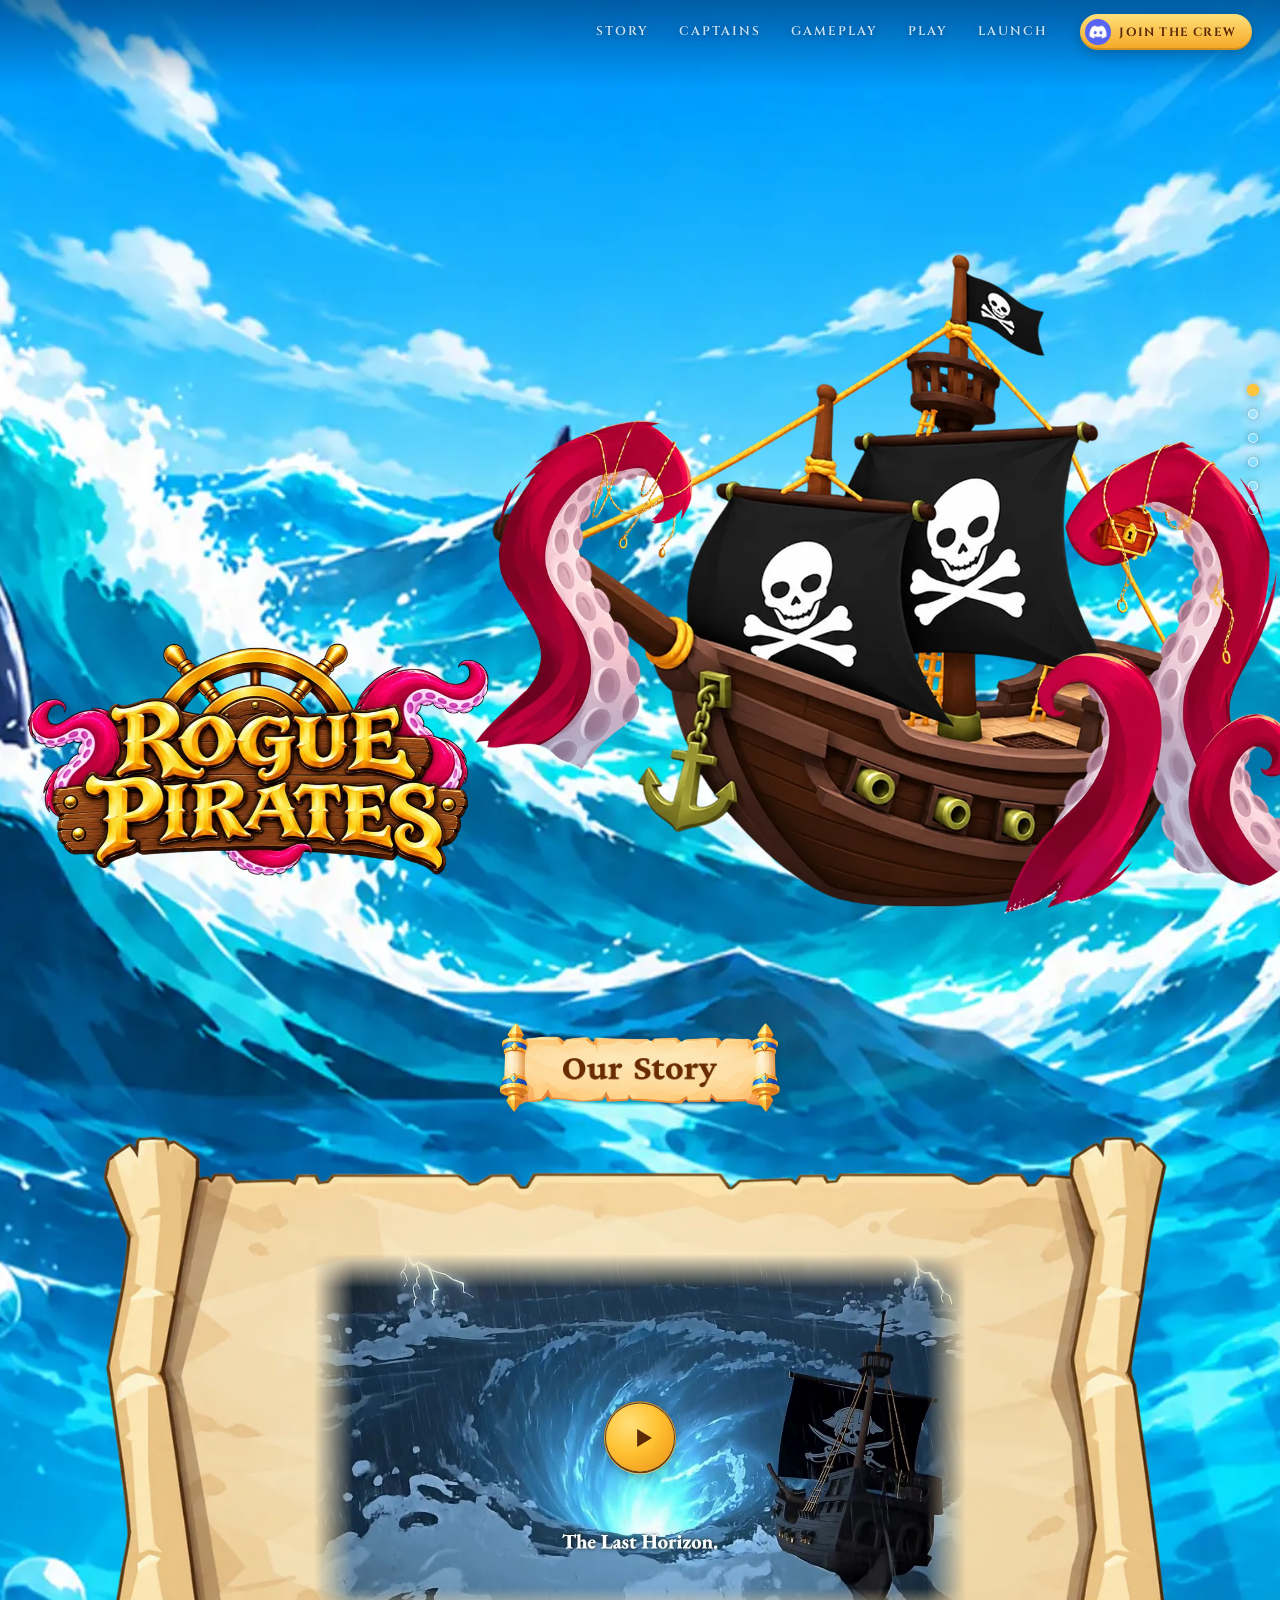
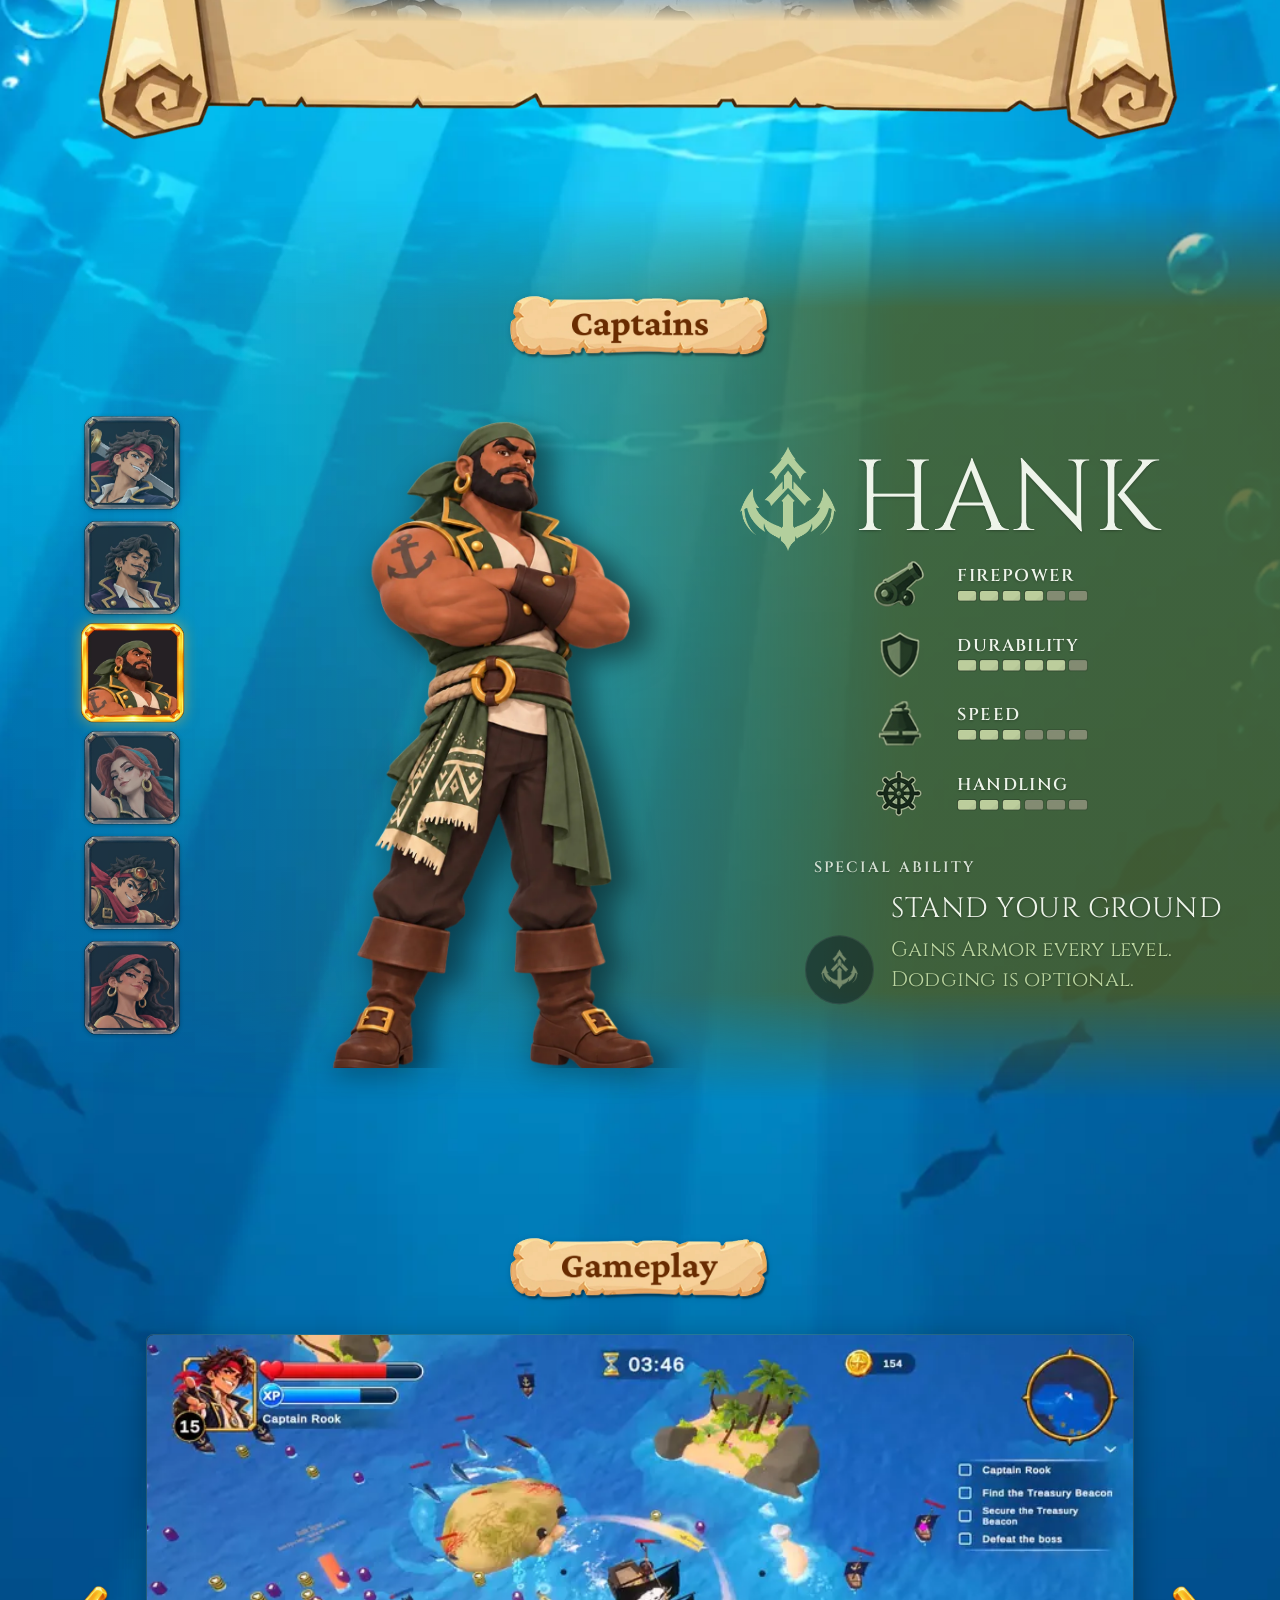
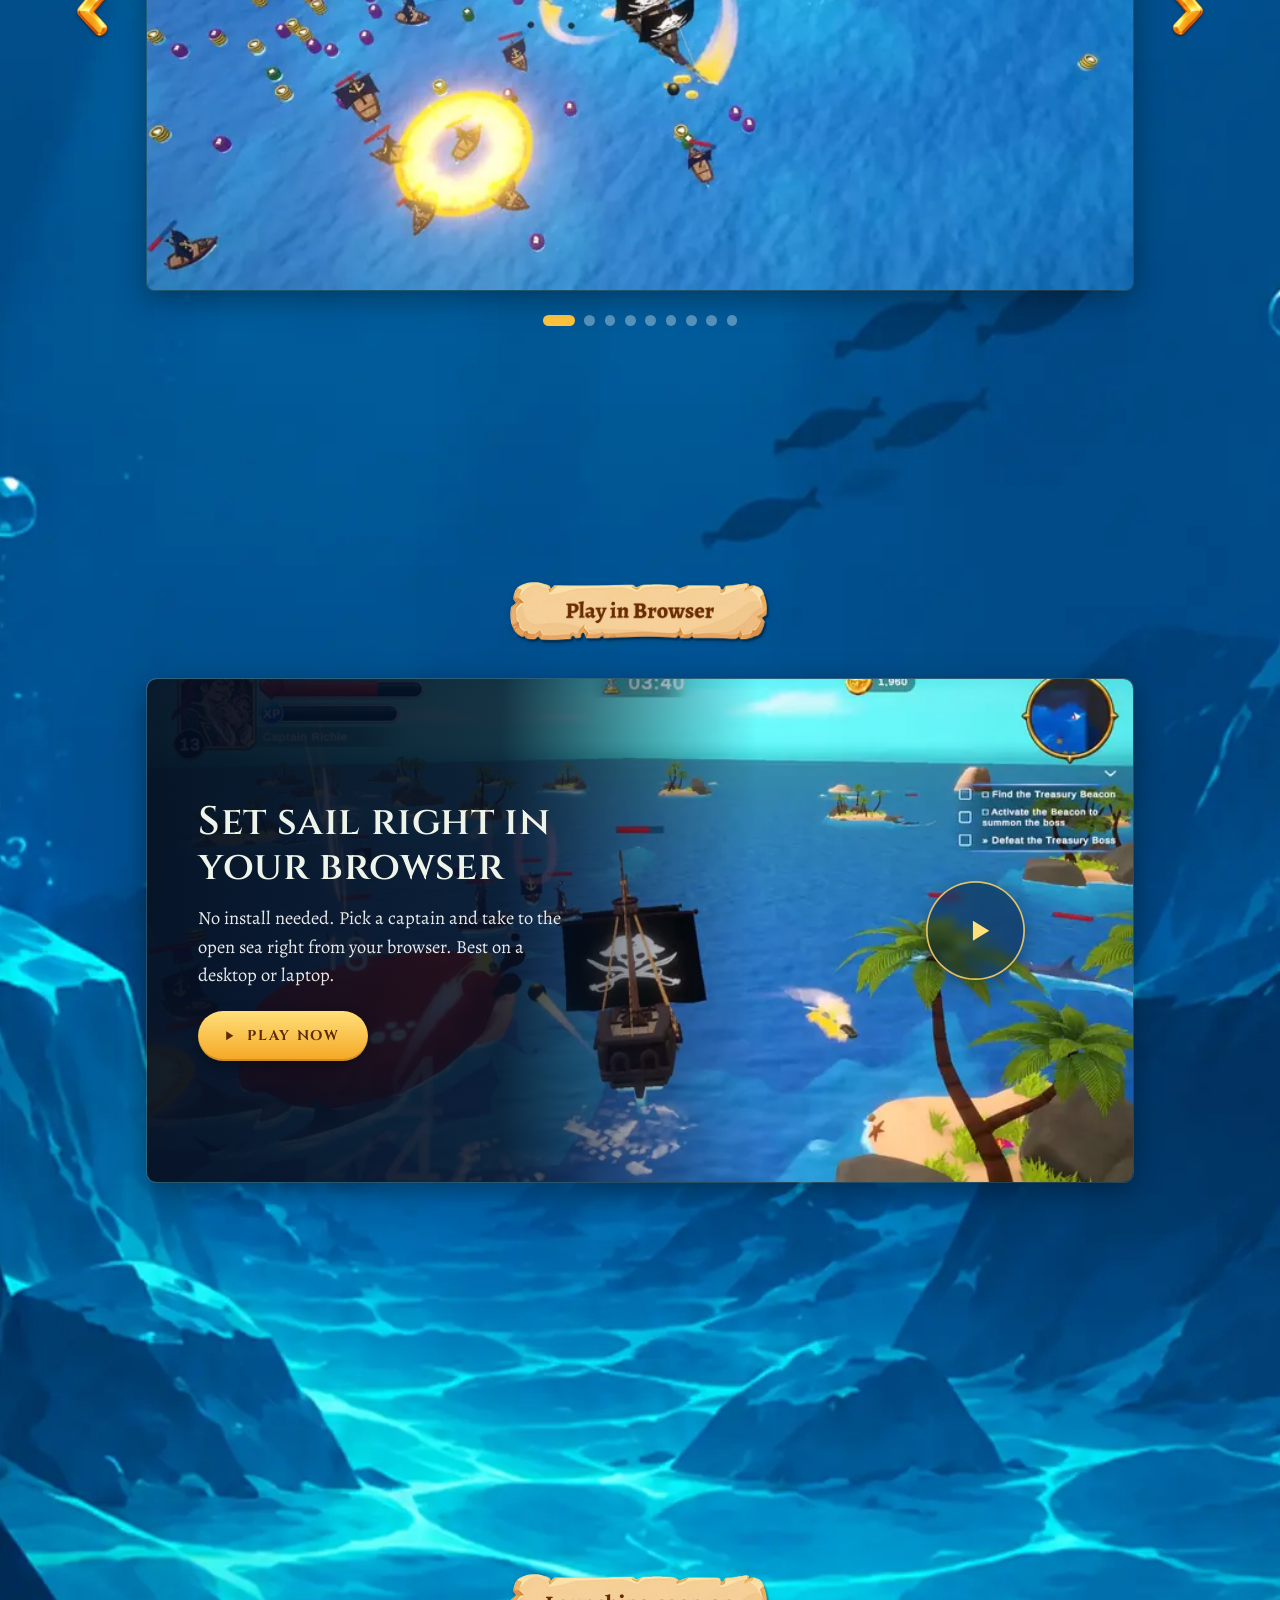
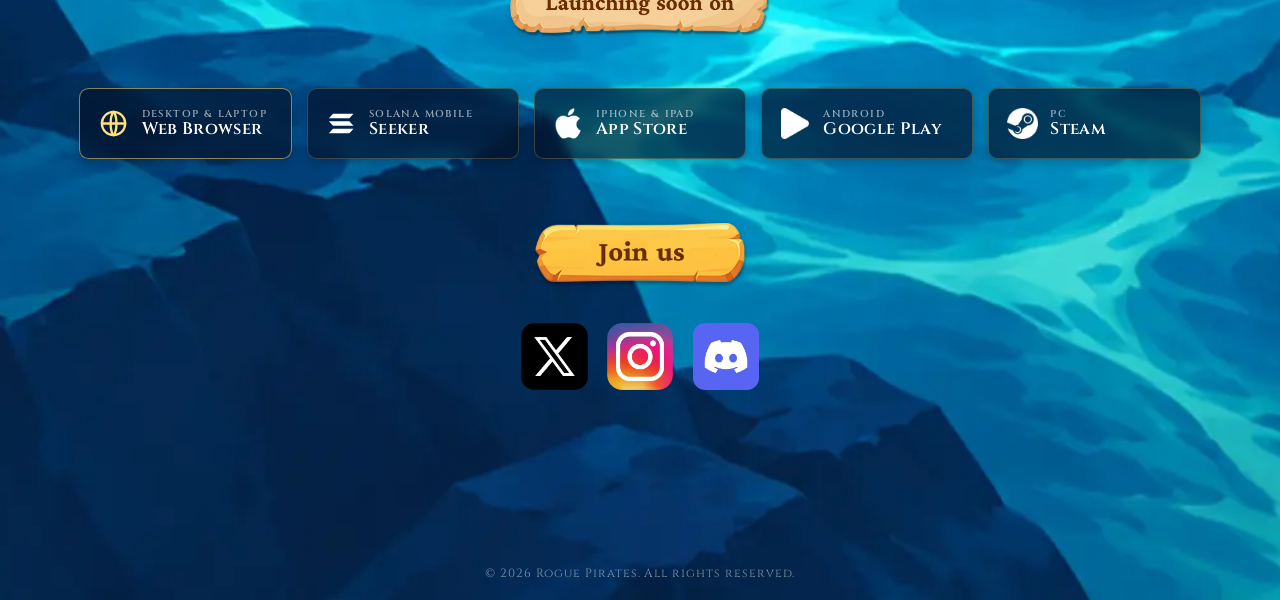
<file: index.html>
<!doctype html>
<html lang="en">
<head>
  <meta charset="utf-8">
  <meta name="viewport" content="width=device-width, initial-scale=1, viewport-fit=cover">
  <title>Rogue Pirates</title>
  <meta name="description" content="Rogue Pirates — choose your captain, command your ship and rule the high seas. Launching soon on Solana Seeker, the App Store, Steam and Google Play.">
  <meta name="theme-color" content="#0a3d7a">

  <meta property="og:type" content="website">
  <meta property="og:title" content="Rogue Pirates">
  <meta property="og:description" content="Choose your captain, command your ship and rule the high seas. Launching soon.">
  <meta property="og:image" content="/assets/og-image.jpg">
  <meta name="twitter:card" content="summary_large_image">
  <meta name="twitter:title" content="Rogue Pirates">
  <meta name="twitter:description" content="Choose your captain, command your ship and rule the high seas. Launching soon.">
  <meta name="twitter:image" content="/assets/og-image.jpg">

  <link rel="icon" type="image/png" sizes="32x32" href="/assets/icons/favicon-32.png">
  <link rel="icon" type="image/png" sizes="64x64" href="/assets/icons/favicon-64.png">
  <link rel="apple-touch-icon" href="/assets/icons/apple-touch-icon.png">

  <!-- Layout is drawn in "design units" (1rem ≈ 100px of the 5678px-wide design), scaled so each
       full-screen section fits the viewport. Measure the scrollbar before first paint. -->
  <script>
    (function () {
      var d = document.documentElement;
      d.classList.add("js");
      function fit() { d.style.setProperty("--sbw", (window.innerWidth - d.clientWidth) + "px"); }
      fit();
      window.addEventListener("resize", fit);
      document.addEventListener("DOMContentLoaded", fit);
    })();
  </script>

  <!-- Cinzel (SIL OFL) is self-hosted: no render-blocking request to a third-party server -->
  <link rel="preload" href="/assets/fonts/cinzel-latin.woff2" as="font" type="font/woff2" crossorigin>

  <!-- Hero-critical images: fetch early and at high priority (these match what the CSS/srcset will pick) -->
  <link rel="preload" as="image" fetchpriority="high"
        imagesrcset="/assets/img/bg/full-1600.webp 1x, /assets/img/bg/full-2400.webp 2x"
        media="(min-width: 900px) and (max-width: 1799.98px) and (min-aspect-ratio: 1/1)">
  <link rel="preload" as="image" fetchpriority="high" href="/assets/img/bg/full-2400.webp"
        media="(min-width: 1800px) and (min-aspect-ratio: 1/1)">
  <link rel="preload" as="image" fetchpriority="high"
        imagesrcset="/assets/img/bg/mobile-900.webp 1x, /assets/img/bg/mobile-1300.webp 2x"
        media="(max-width: 899.98px), (max-aspect-ratio: 1/1)">
  <link rel="preload" as="image" fetchpriority="high"
        imagesrcset="/assets/img/ship-1100.webp 1100w, /assets/img/ship.webp 2200w"
        imagesizes="(max-width: 899.98px) 120vw, (max-aspect-ratio: 1/1) 120vw, 56vw">
  <link rel="stylesheet" href="/assets/css/style.css">
</head>
<body>
  <a class="skip-link" href="#story">Skip to content</a>

  <!-- ============ TOP BAR ============ -->
  <header class="nav" id="nav">
    <a class="nav__brand" href="#top" aria-label="Rogue Pirates — back to top">
      <img src="/assets/img/logo-800.webp" width="800" height="404" alt="">
    </a>
    <nav class="nav__links" aria-label="Sections">
      <a href="#story" data-nav="story">Story</a>
      <a href="#captains" data-nav="captains">Captains</a>
      <a href="#gameplay" data-nav="gameplay">Gameplay</a>
      <a href="#play" data-nav="play">Play</a>
      <a href="#launch" data-nav="launch">Launch</a>
    </nav>
    <a class="nav__cta" href="#" data-link="discord" target="_blank" rel="noopener">
      <img src="/assets/img/social-discord.webp" width="240" height="241" alt="">
      <span>Join the crew</span>
    </a>
  </header>

  <!-- ============ SECTION DOTS ============ -->
  <nav class="dots" aria-label="Jump to section">
    <a href="#top" data-nav="top"><span>Home</span></a>
    <a href="#story" data-nav="story"><span>Our Story</span></a>
    <a href="#captains" data-nav="captains"><span>Captains</span></a>
    <a href="#gameplay" data-nav="gameplay"><span>Gameplay</span></a>
    <a href="#play" data-nav="play"><span>Play in Browser</span></a>
    <a href="#launch" data-nav="launch"><span>Launch</span></a>
  </nav>

  <main class="page">

    <!-- ============ HERO ============ -->
    <section class="sec hero" id="top" aria-label="Rogue Pirates">
      <div class="hero-stage">
        <div class="hero-art" aria-hidden="true">
          <img class="hero-ship" src="/assets/img/ship.webp"
               srcset="/assets/img/ship-1100.webp 1100w, /assets/img/ship.webp 2200w"
               sizes="(max-width: 899.98px) 120vw, (max-aspect-ratio: 1/1) 120vw, 56vw" width="2200" height="2035" alt="" fetchpriority="high">
          <img class="hero-octo hero-octo--l" src="/assets/img/octo-left.webp" width="649" height="1475" alt="" fetchpriority="high">
          <img class="hero-octo hero-octo--r" src="/assets/img/octo-right.webp" width="1751" height="1477" alt="" fetchpriority="high">
        </div>
        <h1 class="hero-logo">
          <img src="/assets/img/logo.webp"
               srcset="/assets/img/logo-800.webp 800w, /assets/img/logo.webp 1600w"
               sizes="(max-width: 899.98px) 80vw, (max-aspect-ratio: 1/1) 80vw, 36vw" width="1600" height="808" alt="Rogue Pirates" fetchpriority="high">
        </h1>
      </div>
    </section>

    <!-- ============ OUR STORY ============ -->
    <section class="sec story" id="story" aria-labelledby="story-title">
      <div class="stage">
        <h2 class="banner banner--scroll reveal" id="story-title" style="--tw: 9.56rem">
          <img src="/assets/img/title-our-story.webp" width="700" height="135" alt="Our Story" loading="lazy">
        </h2>
        <div class="story-scroll reveal">
          <img class="story-scroll__paper" src="/assets/img/story-scroll-1300.webp"
               srcset="/assets/img/story-scroll-1300.webp 1300w, /assets/img/story-scroll.webp 2600w"
               sizes="(max-width: 899.98px) 136vw, (max-aspect-ratio: 1/1) 136vw, 76vw" width="2600" height="1451" alt="" loading="lazy">
          <div class="player" id="story-video">
            <div class="player__frame">
              <video id="promo" preload="none" playsinline data-poster="/assets/video/promo-poster.jpg" aria-label="Rogue Pirates promo video">
                <source src="/assets/video/promo-720.mp4" type="video/mp4" media="(max-width: 899px)">
                <source src="/assets/video/promo-1080.mp4" type="video/mp4">
              </video>
            </div>
            <button class="play-btn" type="button" aria-label="Play the Rogue Pirates promo">
              <svg viewBox="0 0 100 100" aria-hidden="true"><path d="M38 28 L74 50 L38 72 Z"/></svg>
            </button>
            <div class="player__bar" hidden>
              <button class="pbtn pbtn--toggle" type="button" aria-label="Pause">
                <svg class="i-pause" viewBox="0 0 24 24" aria-hidden="true"><path d="M7 5h3.5v14H7zM13.5 5H17v14h-3.5z"/></svg>
                <svg class="i-play" viewBox="0 0 24 24" aria-hidden="true"><path d="M8 5l11 7-11 7z"/></svg>
              </button>
              <div class="player__track">
                <input class="player__seek" type="range" min="0" max="1000" step="1" value="0" aria-label="Seek">
              </div>
              <span class="player__time">0:00</span>
              <button class="pbtn pbtn--mute" type="button" aria-label="Mute">
                <svg class="i-vol" viewBox="0 0 24 24" aria-hidden="true"><path d="M4 9v6h4l5 4V5L8 9zM16 8.5a4.5 4.5 0 010 7M18.5 6a8 8 0 010 12"/></svg>
                <svg class="i-muted" viewBox="0 0 24 24" aria-hidden="true"><path d="M4 9v6h4l5 4V5L8 9zM16.5 9.5l5 5M21.5 9.5l-5 5"/></svg>
              </button>
              <button class="pbtn pbtn--fs" type="button" aria-label="Full screen">
                <svg viewBox="0 0 24 24" aria-hidden="true"><path d="M4 9V4h5M15 4h5v5M20 15v5h-5M9 20H4v-5"/></svg>
              </button>
            </div>
          </div>
        </div>
      </div>
    </section>

    <!-- ============ CAPTAINS ============ -->
    <section class="sec captains" id="captains" data-captain="hank" aria-labelledby="captains-title">
      <div class="cap-glow" aria-hidden="true"></div>
      <div class="stage">
        <h2 class="banner banner--plank reveal" id="captains-title" style="--tw: 8.47rem">
          <img src="/assets/img/title-captains.webp" width="700" height="168" alt="Captains" loading="lazy">
        </h2>

        <div class="cap-panel">
          <div class="cap-list" role="tablist" aria-label="Choose a captain" aria-orientation="vertical">
            <!-- filled by main.js; Hank is rendered here so the section works without JS -->
            <button class="cap-card is-active" role="tab" aria-selected="true" aria-controls="cap-details" data-key="hank">
              <img src="/assets/img/captains/hank-portrait.webp" width="300" height="300" alt="Hank" loading="lazy">
            </button>
          </div>

          <div class="cap-figure" aria-hidden="true">
            <img class="cap-char" src="/assets/img/captains/hank-character.webp" width="772" height="1400" alt="" loading="lazy" style="--h: 1041">
          </div>

          <div class="cap-details" id="cap-details" role="tabpanel" aria-live="polite">
            <div class="cap-head">
              <span class="cap-emblem" style="--emblem: url(/assets/img/captains/hank-emblem.webp)"></span>
              <h3 class="cap-name">Hank</h3>
            </div>
            <ul class="cap-stats">
              <li class="stat"><img class="stat__icon" src="/assets/img/captains/hank-cannon.webp" alt="" loading="lazy"><span class="stat__label">Firepower</span><span class="stat__bar" data-value="4"></span></li>
              <li class="stat"><img class="stat__icon" src="/assets/img/captains/hank-shield.webp" alt="" loading="lazy"><span class="stat__label">Durability</span><span class="stat__bar" data-value="5"></span></li>
              <li class="stat"><img class="stat__icon" src="/assets/img/captains/hank-ship.webp" alt="" loading="lazy"><span class="stat__label">Speed</span><span class="stat__bar" data-value="3"></span></li>
              <li class="stat"><img class="stat__icon" src="/assets/img/captains/hank-wheel.webp" alt="" loading="lazy"><span class="stat__label">Handling</span><span class="stat__bar" data-value="3"></span></li>
            </ul>
            <div class="cap-ability">
              <p class="cap-ability__kicker">Special ability</p>
              <p class="cap-ability__name">Stand Your Ground</p>
              <span class="cap-ability__icon cap-ability__icon--emblem" style="--emblem: url(/assets/img/captains/hank-emblem.webp)"></span>
              <p class="cap-ability__desc">Gains Armor every level. Dodging is optional.</p>
            </div>
          </div>
        </div>
      </div>
    </section>

    <!-- ============ GAMEPLAY ============ -->
    <section class="sec gameplay" id="gameplay" aria-labelledby="gameplay-title">
      <div class="stage">
        <h2 class="banner banner--plank reveal" id="gameplay-title" style="--tw: 9.68rem">
          <img src="/assets/img/title-gameplay.webp" width="700" height="149" alt="Gameplay" loading="lazy">
        </h2>
        <div class="carousel" aria-roledescription="carousel" aria-label="Gameplay">
          <button class="carousel__arrow carousel__arrow--prev" type="button" aria-label="Previous">
            <img src="/assets/img/arrow-left.webp" width="151" height="241" alt="" loading="lazy">
          </button>
          <div class="carousel__viewport">
            <ul class="carousel__track" id="gameplay-track" tabindex="0">
              <!-- filled by main.js from GAMEPLAY_MEDIA -->
            </ul>
          </div>
          <button class="carousel__arrow carousel__arrow--next" type="button" aria-label="Next">
            <img src="/assets/img/arrow-right.webp" width="155" height="246" alt="" loading="lazy">
          </button>
        </div>
        <div class="carousel__dots" id="gameplay-dots" aria-label="Choose slide"></div>
      </div>
    </section>

    <!-- ============ PLAY IN BROWSER ============ -->
    <section class="sec play" id="play" aria-labelledby="play-title">
      <div class="stage">
        <h2 class="banner banner--plank reveal" id="play-title" style="--tw: 9.26rem">
          <img src="/assets/img/title-play-in-browser.webp" width="700" height="105" alt="Play in Browser" loading="lazy">
        </h2>
        <div class="play-card reveal">
          <img class="play-card__art" src="/assets/img/gameplay/05-1600.webp"
               srcset="/assets/img/gameplay/05-800.webp 800w, /assets/img/gameplay/05-1600.webp 1600w"
               sizes="(max-width: 899px) 90vw, 46vw" width="1600" height="900" alt="" loading="lazy">
          <div class="play-card__body">
            <span class="play-card__badge" data-play-soon>Coming soon</span>
            <h3 class="play-card__title">Set sail right in your browser</h3>
            <p class="play-card__text">No install needed. Pick a captain and take to the open sea right from your browser. Best on a desktop or laptop.</p>
            <a class="btn-gold" href="/play/" data-play>
              <svg viewBox="0 0 24 24" aria-hidden="true"><path d="M8 5l11 7-11 7z"/></svg>
              <span data-play-label>Play in browser</span>
            </a>
            <p class="play-card__note" data-play-soon>Want to know the moment it's live? <a href="#" data-link="discord" target="_blank" rel="noopener">Join our Discord</a></p>
          </div>
          <a class="play-card__launch" href="/play/" data-play aria-label="Play Rogue Pirates in your browser">
            <svg viewBox="0 0 100 100" aria-hidden="true"><path d="M38 28 L74 50 L38 72 Z"/></svg>
          </a>
        </div>
      </div>
    </section>

    <!-- ============ LAUNCH / FOOTER ============ -->
    <footer class="sec launch" id="launch">
      <div class="stage">
        <h2 class="banner banner--plank reveal" style="--tw: 11.72rem">
          <img src="/assets/img/title-launching-soon-on.webp" width="700" height="77" alt="Launching soon on" loading="lazy">
        </h2>

        <!-- One matching tile per platform. Store links live in STORES (assets/js/main.js). -->
        <ul class="platforms reveal">
          <li>
            <a class="platform platform--web" href="/play/" data-play aria-label="Play in your web browser (coming soon)">
              <span class="platform__icon"><svg viewBox="0 0 24 24" aria-hidden="true" class="i-stroke"><circle cx="12" cy="12" r="9"/><path d="M3 12h18M12 3c3 3.2 3 14.8 0 18M12 3c-3 3.2-3 14.8 0 18"/></svg></span>
              <span class="platform__text"><small>Desktop &amp; laptop</small>Web Browser</span>
            </a>
          </li>
          <li>
            <a class="platform" href="#" data-store="seeker" aria-label="Solana Seeker (coming soon)">
              <span class="platform__icon"><svg viewBox="0 0 24 24" aria-hidden="true"><path d="M6.2 4.5H22l-3.2 3.4H3z M3 10.3h15.8l3.2 3.4H6.2z M6.2 16.1H22l-3.2 3.4H3z"/></svg></span>
              <span class="platform__text"><small>Solana Mobile</small>Seeker</span>
            </a>
          </li>
          <li>
            <a class="platform" href="#" data-store="apple" aria-label="App Store (coming soon)">
              <span class="platform__icon platform__icon--mask" style="--icon: url(/assets/img/platforms/apple.png)"></span>
              <span class="platform__text"><small>iPhone &amp; iPad</small>App Store</span>
            </a>
          </li>
          <li>
            <a class="platform" href="#" data-store="google" aria-label="Google Play (coming soon)">
              <span class="platform__icon platform__icon--mask" style="--icon: url(/assets/img/platforms/google-play.png)"></span>
              <span class="platform__text"><small>Android</small>Google Play</span>
            </a>
          </li>
          <li>
            <a class="platform" href="#" data-store="steam" aria-label="Steam (coming soon)">
              <span class="platform__icon platform__icon--mask" style="--icon: url(/assets/img/platforms/steam.png)"></span>
              <span class="platform__text"><small>PC</small>Steam</span>
            </a>
          </li>
        </ul>

        <a class="join reveal" href="#" data-link="discord" target="_blank" rel="noopener">
          <img src="/assets/img/title-join-us.webp" width="522" height="149" alt="Join us" loading="lazy">
        </a>

        <ul class="socials reveal">
          <li><a class="social" href="#" data-link="x" target="_blank" rel="noopener" aria-label="Rogue Pirates on X"><img src="/assets/img/social-x.webp" width="240" height="240" alt="" loading="lazy"></a></li>
          <li><a class="social" href="#" data-link="instagram" target="_blank" rel="noopener" aria-label="Rogue Pirates on Instagram"><img src="/assets/img/social-instagram.webp" width="240" height="239" alt="" loading="lazy"></a></li>
          <li><a class="social" href="#" data-link="discord" target="_blank" rel="noopener" aria-label="Rogue Pirates on Discord"><img src="/assets/img/social-discord.webp" width="240" height="241" alt="" loading="lazy"></a></li>
        </ul>
      </div>
      <p class="copyright">© <span id="year">2026</span> Rogue Pirates. All rights reserved.</p>
    </footer>
  </main>

  <div class="toast" id="toast" role="status" aria-live="polite"></div>

  <script src="/assets/js/main.js" defer></script>
</body>
</html>
</file>
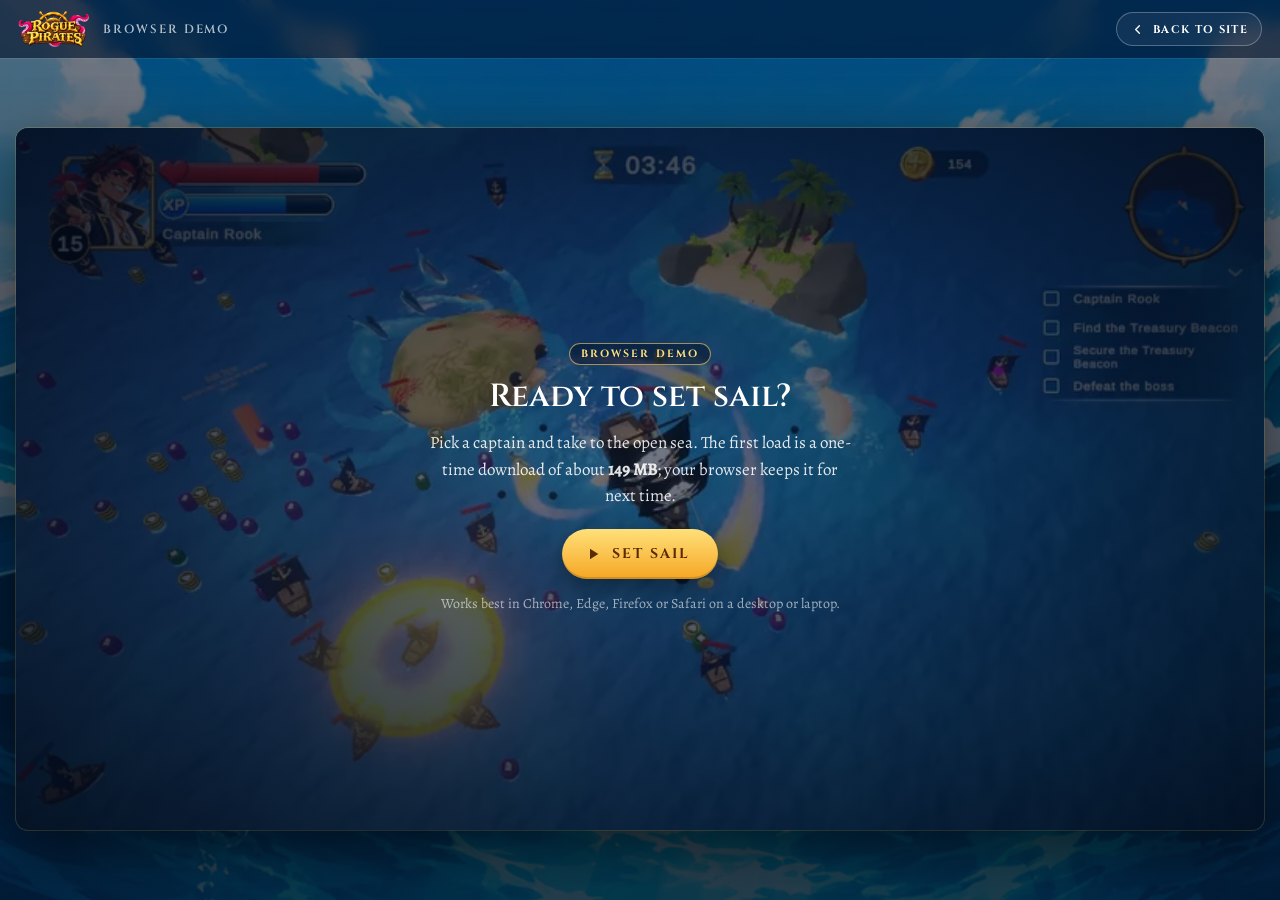
<file: play/index.html>
<!doctype html>
<!--
  Rogue Pirates — browser version (Unity WebGL player)
  ------------------------------------------------------------------------
  To ship a new Unity build: put the new files in the build folder and update
  BUILD below (folder URL + file name). The build folder can live on this site
  (/play/Build) or on a CDN / object storage — BUILD.url can be a full https:// URL.
  The page replaces Unity's default template; nothing from TemplateData/ is needed.
-->
<html lang="en">
<head>
  <meta charset="utf-8">
  <meta name="viewport" content="width=device-width, initial-scale=1, viewport-fit=cover">
  <title>Play Rogue Pirates in your browser</title>
  <meta name="description" content="Play the Rogue Pirates demo right in your browser. Pick a captain and take to the open sea.">
  <meta name="theme-color" content="#04244f">
  <meta property="og:title" content="Play Rogue Pirates in your browser">
  <meta property="og:description" content="Pick a captain and take to the open sea — no install needed.">
  <meta property="og:image" content="/assets/og-image.jpg">
  <link rel="icon" type="image/png" sizes="32x32" href="/assets/icons/favicon-32.png">
  <link rel="apple-touch-icon" href="/assets/icons/apple-touch-icon.png">
  <link rel="preload" href="/assets/fonts/cinzel-latin.woff2" as="font" type="font/woff2" crossorigin>
  <link rel="preload" href="/assets/fonts/alegreya-latin.woff2" as="font" type="font/woff2" crossorigin>
  <style>
    @font-face { font-family: "Cinzel"; font-weight: 400 700; font-display: swap; src: url("/assets/fonts/cinzel-latin.woff2") format("woff2"); }
    @font-face { font-family: "Alegreya"; font-weight: 400 500; font-display: swap; src: url("/assets/fonts/alegreya-latin.woff2") format("woff2"); }
    :root {
      --gold: #ffc53d; --gold-hi: #ffe07a; --brown: #5b2a07; --ink: #eef4ea;
      --bar-h: 58px;
      color-scheme: dark;
    }
    * { box-sizing: border-box; }
    html, body { height: 100%; margin: 0; }
    body {
      display: flex;
      flex-direction: column;
      min-height: 100vh;
      min-height: 100svh;
      background: #04244f url("/assets/img/bg/full-1600.webp") center top / cover no-repeat;
      color: var(--ink);
      font-family: "Cinzel", "Times New Roman", serif;
      overflow: hidden;
    }
    body::before {
      content: "";
      position: fixed;
      inset: 0;
      background: linear-gradient(rgb(3 14 32 / .55), rgb(3 14 32 / .8));
      pointer-events: none;
    }

    /* ---------- top bar ---------- */
    .bar {
      position: relative;
      z-index: 2;
      flex: none;
      height: var(--bar-h);
      display: flex;
      align-items: center;
      gap: 14px;
      padding: 0 18px;
      background: rgb(3 18 42 / .6);
      -webkit-backdrop-filter: blur(10px);
              backdrop-filter: blur(10px);
      box-shadow: 0 1px 0 rgb(255 255 255 / .07);
    }
    .bar__brand img { display: block; height: 36px; width: auto; }
    .bar__title {
      font: 600 12px/1 "Cinzel", serif;
      letter-spacing: .16em;
      text-transform: uppercase;
      color: rgb(255 255 255 / .7);
    }
    .bar__spacer { flex: 1; }
    .chip {
      display: inline-flex;
      align-items: center;
      gap: 8px;
      height: 34px;
      padding: 0 14px;
      border: 0;
      border-radius: 999px;
      background: rgb(255 255 255 / .06);
      box-shadow: inset 0 0 0 1px rgb(255 255 255 / .28);
      color: #fff;
      font: 700 11px/1 "Cinzel", serif;
      letter-spacing: .12em;
      text-transform: uppercase;
      text-decoration: none;
      cursor: pointer;
      transition: background-color .2s, box-shadow .2s, color .2s;
    }
    .chip:hover { background: rgb(255 255 255 / .12); box-shadow: inset 0 0 0 1px rgb(255 214 110 / .7); color: var(--gold-hi); }
    .chip svg { width: 15px; height: 15px; fill: none; stroke: currentColor; stroke-width: 2; stroke-linecap: round; stroke-linejoin: round; }
    .chip[hidden] { display: none; }

    /* ---------- game area ---------- */
    .stage {
      position: relative;
      z-index: 1;
      flex: 1;
      display: grid;
      place-items: center;
      padding: 16px;
      min-height: 0;
    }
    .frame {
      position: relative;
      width: min(100%, calc((100vh - var(--bar-h) - 32px) * 16 / 9));
      width: min(100%, calc((100svh - var(--bar-h) - 32px) * 16 / 9));
      aspect-ratio: 16 / 9;
      border-radius: 12px;
      overflow: hidden;
      background: #020b18;
      box-shadow: 0 20px 60px rgb(0 0 0 / .5), 0 0 0 1px rgb(255 214 110 / .22);
    }
    #unity-canvas { display: block; width: 100%; height: 100%; background: #020b18; outline: none; }

    /* ---------- overlays (start / loading / error) ---------- */
    .overlay {
      position: absolute;
      inset: 0;
      display: grid;
      place-items: center;
      padding: 24px;
      text-align: center;
      background:
        radial-gradient(ellipse at 50% 45%, rgb(4 18 40 / .55), rgb(2 10 24 / .92)),
        url("/assets/img/gameplay/01-800.webp") center / cover;
      transition: opacity .5s ease;
    }
    .overlay[hidden] { display: none; }
    .overlay.is-fading { opacity: 0; pointer-events: none; }
    .panel { display: grid; justify-items: center; gap: 14px; max-width: 440px; }
    .panel h1, .panel h2 { margin: 0; font: 600 clamp(22px, 3.2vw, 32px)/1.15 "Cinzel", serif; color: #fff; text-wrap: balance; }
    .panel p { margin: 0; font: 400 clamp(15px, 1.6vw, 17px)/1.55 "Alegreya", Georgia, serif; color: rgb(255 255 255 / .88); text-wrap: pretty; }
    .panel .fine { font-size: 14px; color: rgb(255 255 255 / .6); }
    .badge {
      padding: 6px 12px;
      border-radius: 999px;
      box-shadow: inset 0 0 0 1px rgb(255 214 110 / .6);
      background: rgb(4 18 40 / .5);
      font: 700 10.5px/1 "Cinzel", serif;
      letter-spacing: .2em;
      text-transform: uppercase;
      color: var(--gold-hi);
    }
    .btn {
      display: inline-flex;
      align-items: center;
      gap: 10px;
      height: 50px;
      margin-top: 6px;
      padding: 0 28px 0 22px;
      border: 0;
      border-radius: 999px;
      background: linear-gradient(180deg, var(--gold-hi), #f5a623);
      color: var(--brown);
      font: 700 14px/1 "Cinzel", serif;
      letter-spacing: .14em;
      text-transform: uppercase;
      cursor: pointer;
      box-shadow: inset 0 -2px 0 rgb(0 0 0 / .15), 0 8px 22px rgb(0 0 0 / .35);
      transition: transform .2s, filter .2s;
    }
    .btn svg { width: 18px; height: 18px; fill: currentColor; }
    .btn:hover { transform: translateY(-1px); filter: brightness(1.06); }
    .btn:active { transform: scale(.97); }
    .notice {
      padding: 10px 14px;
      border-radius: 10px;
      background: rgb(255 197 61 / .12);
      box-shadow: inset 0 0 0 1px rgb(255 197 61 / .35);
      font: 400 15px/1.45 "Alegreya", Georgia, serif;
      color: #ffe9b5;
    }
    .notice[hidden] { display: none; }

    .progress { width: min(360px, 80%); height: 12px; border-radius: 999px; background: rgb(255 255 255 / .12); box-shadow: inset 0 0 0 1px rgb(255 214 110 / .25); overflow: hidden; }
    .progress__fill {
      width: 0%;
      height: 100%;
      border-radius: inherit;
      background: linear-gradient(90deg, #f5a623, var(--gold-hi));
      box-shadow: 0 0 12px rgb(255 197 61 / .6);
      transition: width .3s ease;
    }
    .progress__label { font: 600 13px/1 "Cinzel", serif; letter-spacing: .12em; color: rgb(255 255 255 / .75); font-variant-numeric: tabular-nums; }
    .wheel { width: 54px; height: 54px; animation: spin 6s linear infinite; opacity: .9; }
    @keyframes spin { to { transform: rotate(360deg); } }

    a:focus-visible, button:focus-visible { outline: 2px solid var(--gold); outline-offset: 3px; }

    /* ---------- phones: the game takes the whole screen under the bar ---------- */
    @media (max-width: 700px), (max-height: 500px) {
      :root { --bar-h: 50px; }
      .bar { padding: 0 10px; gap: 8px; }
      .bar__title { display: none; }
      .bar__brand img { height: 30px; }
      .stage { padding: 0; }
      .frame { width: 100%; height: 100%; aspect-ratio: auto; border-radius: 0; box-shadow: none; }
    }
    @media (prefers-reduced-motion: reduce) { .wheel { animation: none; } }
  </style>
</head>
<body>
  <header class="bar">
    <a class="bar__brand" href="/" aria-label="Rogue Pirates home"><img src="/assets/img/logo-800.webp" width="800" height="404" alt=""></a>
    <span class="bar__title">Browser demo</span>
    <span class="bar__spacer"></span>
    <button class="chip" id="fullscreen" type="button" hidden>
      <svg viewBox="0 0 24 24" aria-hidden="true"><path d="M4 9V4h5M15 4h5v5M20 15v5h-5M9 20H4v-5"/></svg>
      Full screen
    </button>
    <a class="chip" href="/">
      <svg viewBox="0 0 24 24" aria-hidden="true"><path d="M15 18l-6-6 6-6"/></svg>
      Back to site
    </a>
  </header>

  <main class="stage">
    <div class="frame">
      <canvas id="unity-canvas" tabindex="-1" aria-label="Rogue Pirates game"></canvas>

      <!-- start -->
      <div class="overlay" id="start">
        <div class="panel">
          <span class="badge">Browser demo</span>
          <h1>Ready to set sail?</h1>
          <p>Pick a captain and take to the open sea. The first load is a one-time download of about <strong id="size">149&nbsp;MB</strong>; your browser keeps it for next time.</p>
          <p class="notice" id="mobile-notice" hidden>Heads up: this demo is built for computers. On a phone it's a big download and may not run smoothly.</p>
          <button class="btn" id="start-btn" type="button">
            <svg viewBox="0 0 24 24" aria-hidden="true"><path d="M8 5l11 7-11 7z"/></svg>
            <span id="start-label">Set sail</span>
          </button>
          <p class="fine">Works best in Chrome, Edge, Firefox or Safari on a desktop or laptop.</p>
        </div>
      </div>

      <!-- loading -->
      <div class="overlay" id="loading" hidden>
        <div class="panel">
          <svg class="wheel" viewBox="0 0 64 64" aria-hidden="true" fill="none" stroke="#ffd35a" stroke-width="4" stroke-linecap="round">
            <circle cx="32" cy="32" r="16"/><circle cx="32" cy="32" r="5" fill="#ffd35a" stroke="none"/>
            <path d="M32 4v12M32 48v12M4 32h12M48 32h12M12.2 12.2l8.5 8.5M43.3 43.3l8.5 8.5M12.2 51.8l8.5-8.5M43.3 20.7l8.5-8.5"/>
          </svg>
          <h2 id="loading-title">Hoisting the sails…</h2>
          <div class="progress" role="progressbar" aria-labelledby="loading-title" aria-valuemin="0" aria-valuemax="100" aria-valuenow="0">
            <div class="progress__fill" id="progress-fill"></div>
          </div>
          <span class="progress__label" id="progress-label">0%</span>
          <p class="fine" id="loading-hint">First visit? This can take a minute on slower connections.</p>
        </div>
      </div>

      <!-- error -->
      <div class="overlay" id="error" hidden>
        <div class="panel">
          <span class="badge">Man overboard</span>
          <h2>The game couldn't load</h2>
          <p id="error-text">Something went wrong while loading the game.</p>
          <button class="btn" type="button" onclick="location.reload()">Try again</button>
          <p class="fine">Still stuck? Let us know on <a href="https://discord.gg/mU9ys5VQMY" target="_blank" rel="noopener" style="color: var(--gold-hi)">Discord</a>.</p>
        </div>
      </div>
    </div>
  </main>

  <script>
    /* ------------------------------ BUILD ------------------------------
       url:  folder that holds the Unity build files. The live site loads them from
             Cloudflare R2 (uploaded with tools/upload-game-build.mjs); local testing
             uses the git-ignored play/Build folder.
       name: the build's file-name prefix (WebGL.loader.js, …).
       ext:  ".unityweb" when "Decompression Fallback" is on (it is for this build).
       downloadMB: shown to players before they start.                        */
    var GAME_CDN = "https://rogue-pirates.x2c.fun/hackathon-20261013/Build";
    // local testing uses play/Build; add ?cdn to test the live bucket from localhost
    var useLocal = /^(localhost|127\.0\.0\.1)$/.test(location.hostname) && !/[?&]cdn\b/.test(location.search);
    var BUILD = {
      url: useLocal ? "Build" : GAME_CDN,
      name: "RoguePirates",
      ext: ".unityweb",
      downloadMB: 149,
      companyName: "DefaultCompany",   // keep in sync with Unity Player Settings —
      productName: "Rogue Pirates",    // they decide where save data lives in the browser
      productVersion: "0.1.0"
    };

    (function () {
      var $ = function (id) { return document.getElementById(id); };
      var canvas = $("unity-canvas");
      var isMobile = /iPhone|iPad|iPod|Android/i.test(navigator.userAgent) ||
        (navigator.platform === "MacIntel" && navigator.maxTouchPoints > 1);

      $("size").textContent = BUILD.downloadMB + " MB";
      if (isMobile) {
        $("mobile-notice").hidden = false;
        $("start-label").textContent = "Play anyway";
      }

      function show(id) {
        ["start", "loading", "error"].forEach(function (o) { $(o).hidden = o !== id; });
      }
      function fail(message) {
        var raw = String(message || "");
        if (raw) console.error("[Rogue Pirates] load failed:", raw);
        // Browsers hide the details of cross-origin failures ("Script error.", "Failed to fetch"),
        // so give players something useful instead.
        if (!raw || /script error|failed to fetch|networkerror|load failed|err_failed/i.test(raw)) {
          raw = "We couldn't reach the game files. Check your connection and try again.";
        }
        $("error-text").textContent = raw;
        show("error");
      }

      function hasWebGL() {
        try {
          var c = document.createElement("canvas");
          return !!(c.getContext("webgl2") || c.getContext("webgl"));
        } catch (e) { return false; }
      }

      function start() {
        if (!hasWebGL()) {
          fail("Your browser or device doesn't support WebGL, which the game needs. Try the latest Chrome, Edge, Firefox or Safari on a computer.");
          return;
        }
        show("loading");
        var base = BUILD.url.replace(/\/$/, "") + "/" + BUILD.name;
        var config = {
          dataUrl: base + ".data" + BUILD.ext,
          frameworkUrl: base + ".framework.js" + BUILD.ext,
          codeUrl: base + ".wasm" + BUILD.ext,
          streamingAssetsUrl: "StreamingAssets",
          companyName: BUILD.companyName,
          productName: BUILD.productName,
          productVersion: BUILD.productVersion,
          showBanner: function (msg, type) { if (type === "error") fail(msg); else console.warn("[Unity]", msg); }
        };
        if (isMobile) config.devicePixelRatio = 1; // keeps phones from rendering at 3x

        var script = document.createElement("script");
        script.src = base + ".loader.js";
        script.onerror = function () {
          fail("We couldn't reach the game files. Check your connection and try again.");
        };
        script.onload = function () {
          createUnityInstance(canvas, config, function (progress) {
            var pct = Math.round(progress * 100);
            $("progress-fill").style.width = pct + "%";
            $("progress-label").textContent = pct + "%";
            document.querySelector(".progress").setAttribute("aria-valuenow", String(pct));
            if (progress >= 0.9) {
              $("loading-title").textContent = "Readying the cannons…";
              $("loading-hint").textContent = "Almost there.";
            }
          }).then(function (instance) {
            var loading = $("loading");
            loading.classList.add("is-fading");
            setTimeout(function () { loading.hidden = true; }, 500);
            canvas.focus();
            var fs = $("fullscreen");
            fs.hidden = false;
            fs.onclick = function () { instance.SetFullscreen(1); };
          }).catch(function (message) {
            fail(String(message || "Something went wrong while starting the game."));
          });
        };
        document.body.appendChild(script);
      }

      $("start-btn").addEventListener("click", start);
      // deep link: /play/?autostart skips the start screen (desktop only)
      if (!isMobile && /[?&]autostart\b/.test(location.search)) start();
    })();
  </script>
</body>
</html>
</file>
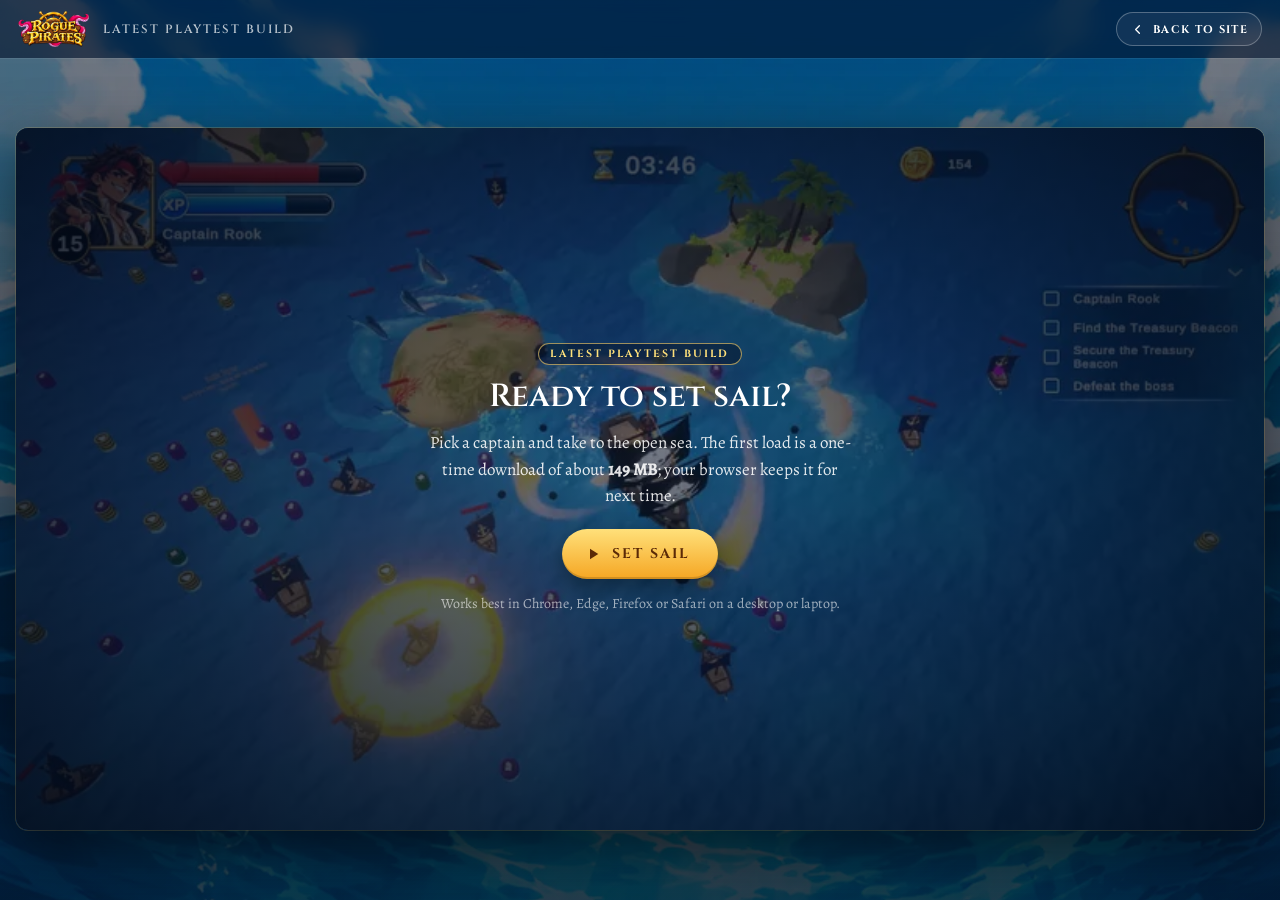
<file: plays/index.html>
<!doctype html>
<!--
  Rogue Pirates — browser version (Unity WebGL player)
  ------------------------------------------------------------------------
  To ship a new Unity build: put the new files in the build folder and update
  BUILD below (folder URL + file name). The build folder can live on this site
  (/play/Build) or on a CDN / object storage — BUILD.url can be a full https:// URL.
  The page replaces Unity's default template; nothing from TemplateData/ is needed.
-->
<html lang="en">
<head>
  <meta charset="utf-8">
  <meta name="viewport" content="width=device-width, initial-scale=1, viewport-fit=cover">
  <title>Play Rogue Pirates (latest playtest build)</title>
  <meta name="description" content="Play the Rogue Pirates demo right in your browser. Pick a captain and take to the open sea.">
  <meta name="theme-color" content="#04244f">
  <meta name="robots" content="noindex">
  <meta property="og:title" content="Play Rogue Pirates in your browser">
  <meta property="og:description" content="Pick a captain and take to the open sea — no install needed.">
  <meta property="og:image" content="/assets/og-image.jpg">
  <link rel="icon" type="image/png" sizes="32x32" href="/assets/icons/favicon-32.png">
  <link rel="apple-touch-icon" href="/assets/icons/apple-touch-icon.png">
  <link rel="preload" href="/assets/fonts/cinzel-latin.woff2" as="font" type="font/woff2" crossorigin>
  <link rel="preload" href="/assets/fonts/alegreya-latin.woff2" as="font" type="font/woff2" crossorigin>
  <style>
    @font-face { font-family: "Cinzel"; font-weight: 400 700; font-display: swap; src: url("/assets/fonts/cinzel-latin.woff2") format("woff2"); }
    @font-face { font-family: "Alegreya"; font-weight: 400 500; font-display: swap; src: url("/assets/fonts/alegreya-latin.woff2") format("woff2"); }
    :root {
      --gold: #ffc53d; --gold-hi: #ffe07a; --brown: #5b2a07; --ink: #eef4ea;
      --bar-h: 58px;
      color-scheme: dark;
    }
    * { box-sizing: border-box; }
    html, body { height: 100%; margin: 0; }
    body {
      display: flex;
      flex-direction: column;
      min-height: 100vh;
      min-height: 100svh;
      background: #04244f url("/assets/img/bg/full-1600.webp") center top / cover no-repeat;
      color: var(--ink);
      font-family: "Cinzel", "Times New Roman", serif;
      overflow: hidden;
    }
    body::before {
      content: "";
      position: fixed;
      inset: 0;
      background: linear-gradient(rgb(3 14 32 / .55), rgb(3 14 32 / .8));
      pointer-events: none;
    }

    /* ---------- top bar ---------- */
    .bar {
      position: relative;
      z-index: 2;
      flex: none;
      height: var(--bar-h);
      display: flex;
      align-items: center;
      gap: 14px;
      padding: 0 18px;
      background: rgb(3 18 42 / .6);
      -webkit-backdrop-filter: blur(10px);
              backdrop-filter: blur(10px);
      box-shadow: 0 1px 0 rgb(255 255 255 / .07);
    }
    .bar__brand img { display: block; height: 36px; width: auto; }
    .bar__title {
      font: 600 12px/1 "Cinzel", serif;
      letter-spacing: .16em;
      text-transform: uppercase;
      color: rgb(255 255 255 / .7);
    }
    .bar__spacer { flex: 1; }
    .chip {
      display: inline-flex;
      align-items: center;
      gap: 8px;
      height: 34px;
      padding: 0 14px;
      border: 0;
      border-radius: 999px;
      background: rgb(255 255 255 / .06);
      box-shadow: inset 0 0 0 1px rgb(255 255 255 / .28);
      color: #fff;
      font: 700 11px/1 "Cinzel", serif;
      letter-spacing: .12em;
      text-transform: uppercase;
      text-decoration: none;
      cursor: pointer;
      transition: background-color .2s, box-shadow .2s, color .2s;
    }
    .chip:hover { background: rgb(255 255 255 / .12); box-shadow: inset 0 0 0 1px rgb(255 214 110 / .7); color: var(--gold-hi); }
    .chip svg { width: 15px; height: 15px; fill: none; stroke: currentColor; stroke-width: 2; stroke-linecap: round; stroke-linejoin: round; }
    .chip[hidden] { display: none; }

    /* ---------- game area ---------- */
    .stage {
      position: relative;
      z-index: 1;
      flex: 1;
      display: grid;
      place-items: center;
      padding: 16px;
      min-height: 0;
    }
    .frame {
      position: relative;
      width: min(100%, calc((100vh - var(--bar-h) - 32px) * 16 / 9));
      width: min(100%, calc((100svh - var(--bar-h) - 32px) * 16 / 9));
      aspect-ratio: 16 / 9;
      border-radius: 12px;
      overflow: hidden;
      background: #020b18;
      box-shadow: 0 20px 60px rgb(0 0 0 / .5), 0 0 0 1px rgb(255 214 110 / .22);
    }
    #unity-canvas { display: block; width: 100%; height: 100%; background: #020b18; outline: none; }

    /* ---------- overlays (start / loading / error) ---------- */
    .overlay {
      position: absolute;
      inset: 0;
      display: grid;
      place-items: center;
      padding: 24px;
      text-align: center;
      background:
        radial-gradient(ellipse at 50% 45%, rgb(4 18 40 / .55), rgb(2 10 24 / .92)),
        url("/assets/img/gameplay/01-800.webp") center / cover;
      transition: opacity .5s ease;
    }
    .overlay[hidden] { display: none; }
    .overlay.is-fading { opacity: 0; pointer-events: none; }
    .panel { display: grid; justify-items: center; gap: 14px; max-width: 440px; }
    .panel h1, .panel h2 { margin: 0; font: 600 clamp(22px, 3.2vw, 32px)/1.15 "Cinzel", serif; color: #fff; text-wrap: balance; }
    .panel p { margin: 0; font: 400 clamp(15px, 1.6vw, 17px)/1.55 "Alegreya", Georgia, serif; color: rgb(255 255 255 / .88); text-wrap: pretty; }
    .panel .fine { font-size: 14px; color: rgb(255 255 255 / .6); }
    .badge {
      padding: 6px 12px;
      border-radius: 999px;
      box-shadow: inset 0 0 0 1px rgb(255 214 110 / .6);
      background: rgb(4 18 40 / .5);
      font: 700 10.5px/1 "Cinzel", serif;
      letter-spacing: .2em;
      text-transform: uppercase;
      color: var(--gold-hi);
    }
    .btn {
      display: inline-flex;
      align-items: center;
      gap: 10px;
      height: 50px;
      margin-top: 6px;
      padding: 0 28px 0 22px;
      border: 0;
      border-radius: 999px;
      background: linear-gradient(180deg, var(--gold-hi), #f5a623);
      color: var(--brown);
      font: 700 14px/1 "Cinzel", serif;
      letter-spacing: .14em;
      text-transform: uppercase;
      cursor: pointer;
      box-shadow: inset 0 -2px 0 rgb(0 0 0 / .15), 0 8px 22px rgb(0 0 0 / .35);
      transition: transform .2s, filter .2s;
    }
    .btn svg { width: 18px; height: 18px; fill: currentColor; }
    .btn:hover { transform: translateY(-1px); filter: brightness(1.06); }
    .btn:active { transform: scale(.97); }
    .notice {
      padding: 10px 14px;
      border-radius: 10px;
      background: rgb(255 197 61 / .12);
      box-shadow: inset 0 0 0 1px rgb(255 197 61 / .35);
      font: 400 15px/1.45 "Alegreya", Georgia, serif;
      color: #ffe9b5;
    }
    .notice[hidden] { display: none; }

    .progress { width: min(360px, 80%); height: 12px; border-radius: 999px; background: rgb(255 255 255 / .12); box-shadow: inset 0 0 0 1px rgb(255 214 110 / .25); overflow: hidden; }
    .progress__fill {
      width: 0%;
      height: 100%;
      border-radius: inherit;
      background: linear-gradient(90deg, #f5a623, var(--gold-hi));
      box-shadow: 0 0 12px rgb(255 197 61 / .6);
      transition: width .3s ease;
    }
    .progress__label { font: 600 13px/1 "Cinzel", serif; letter-spacing: .12em; color: rgb(255 255 255 / .75); font-variant-numeric: tabular-nums; }
    .wheel { width: 54px; height: 54px; animation: spin 6s linear infinite; opacity: .9; }
    @keyframes spin { to { transform: rotate(360deg); } }

    a:focus-visible, button:focus-visible { outline: 2px solid var(--gold); outline-offset: 3px; }

    /* ---------- phones: the game takes the whole screen under the bar ---------- */
    @media (max-width: 700px), (max-height: 500px) {
      :root { --bar-h: 50px; }
      .bar { padding: 0 10px; gap: 8px; }
      .bar__title { display: none; }
      .bar__brand img { height: 30px; }
      .stage { padding: 0; }
      .frame { width: 100%; height: 100%; aspect-ratio: auto; border-radius: 0; box-shadow: none; }
    }
    @media (prefers-reduced-motion: reduce) { .wheel { animation: none; } }
  </style>
</head>
<body>
  <header class="bar">
    <a class="bar__brand" href="/" aria-label="Rogue Pirates home"><img src="/assets/img/logo-800.webp" width="800" height="404" alt=""></a>
    <span class="bar__title">Latest playtest build</span>
    <span class="bar__spacer"></span>
    <button class="chip" id="fullscreen" type="button" hidden>
      <svg viewBox="0 0 24 24" aria-hidden="true"><path d="M4 9V4h5M15 4h5v5M20 15v5h-5M9 20H4v-5"/></svg>
      Full screen
    </button>
    <a class="chip" href="/">
      <svg viewBox="0 0 24 24" aria-hidden="true"><path d="M15 18l-6-6 6-6"/></svg>
      Back to site
    </a>
  </header>

  <main class="stage">
    <div class="frame">
      <canvas id="unity-canvas" tabindex="-1" aria-label="Rogue Pirates game"></canvas>

      <!-- start -->
      <div class="overlay" id="start">
        <div class="panel">
          <span class="badge">Latest playtest build</span>
          <h1>Ready to set sail?</h1>
          <p>Pick a captain and take to the open sea. The first load is a one-time download of about <strong id="size">149&nbsp;MB</strong>; your browser keeps it for next time.</p>
          <p class="notice" id="mobile-notice" hidden>Heads up: this demo is built for computers. On a phone it's a big download and may not run smoothly.</p>
          <button class="btn" id="start-btn" type="button">
            <svg viewBox="0 0 24 24" aria-hidden="true"><path d="M8 5l11 7-11 7z"/></svg>
            <span id="start-label">Set sail</span>
          </button>
          <p class="fine">Works best in Chrome, Edge, Firefox or Safari on a desktop or laptop.</p>
        </div>
      </div>

      <!-- loading -->
      <div class="overlay" id="loading" hidden>
        <div class="panel">
          <svg class="wheel" viewBox="0 0 64 64" aria-hidden="true" fill="none" stroke="#ffd35a" stroke-width="4" stroke-linecap="round">
            <circle cx="32" cy="32" r="16"/><circle cx="32" cy="32" r="5" fill="#ffd35a" stroke="none"/>
            <path d="M32 4v12M32 48v12M4 32h12M48 32h12M12.2 12.2l8.5 8.5M43.3 43.3l8.5 8.5M12.2 51.8l8.5-8.5M43.3 20.7l8.5-8.5"/>
          </svg>
          <h2 id="loading-title">Hoisting the sails…</h2>
          <div class="progress" role="progressbar" aria-labelledby="loading-title" aria-valuemin="0" aria-valuemax="100" aria-valuenow="0">
            <div class="progress__fill" id="progress-fill"></div>
          </div>
          <span class="progress__label" id="progress-label">0%</span>
          <p class="fine" id="loading-hint">First visit? This can take a minute on slower connections.</p>
        </div>
      </div>

      <!-- error -->
      <div class="overlay" id="error" hidden>
        <div class="panel">
          <span class="badge">Man overboard</span>
          <h2>The game couldn't load</h2>
          <p id="error-text">Something went wrong while loading the game.</p>
          <button class="btn" type="button" onclick="location.reload()">Try again</button>
          <p class="fine">Still stuck? Let us know on <a href="https://discord.gg/mU9ys5VQMY" target="_blank" rel="noopener" style="color: var(--gold-hi)">Discord</a>.</p>
        </div>
      </div>
    </div>
  </main>

  <script>
    /* ------------------------------ BUILD ------------------------------
       url:  folder that holds the Unity build files. The live site loads them from
             Cloudflare R2 (uploaded with tools/upload-game-build.mjs); local testing
             uses the git-ignored play/Build folder.
       name: the build's file-name prefix (WebGL.loader.js, …).
       ext:  ".unityweb" when "Decompression Fallback" is on (it is for this build).
       downloadMB: shown to players before they start.                        */
    var GAME_CDN = "https://rogue-pirates.x2c.fun/hackathon-20261013/Build";
    // local testing uses play/Build; add ?cdn to test the live bucket from localhost
    var useLocal = /^(localhost|127\.0\.0\.1)$/.test(location.hostname) && !/[?&]cdn\b/.test(location.search);
    var BUILD = {
      url: useLocal ? "Build" : GAME_CDN,
      name: "RoguePirates",
      ext: ".unityweb",
      downloadMB: 149,
      companyName: "DefaultCompany",   // keep in sync with Unity Player Settings —
      productName: "Rogue Pirates",    // they decide where save data lives in the browser
      productVersion: "0.1.0"
    };

    (function () {
      var $ = function (id) { return document.getElementById(id); };
      var canvas = $("unity-canvas");
      var isMobile = /iPhone|iPad|iPod|Android/i.test(navigator.userAgent) ||
        (navigator.platform === "MacIntel" && navigator.maxTouchPoints > 1);

      $("size").textContent = BUILD.downloadMB + " MB";
      if (isMobile) {
        $("mobile-notice").hidden = false;
        $("start-label").textContent = "Play anyway";
      }

      function show(id) {
        ["start", "loading", "error"].forEach(function (o) { $(o).hidden = o !== id; });
      }
      function fail(message) {
        var raw = String(message || "");
        if (raw) console.error("[Rogue Pirates] load failed:", raw);
        // Browsers hide the details of cross-origin failures ("Script error.", "Failed to fetch"),
        // so give players something useful instead.
        if (!raw || /script error|failed to fetch|networkerror|load failed|err_failed/i.test(raw)) {
          raw = "We couldn't reach the game files. Check your connection and try again.";
        }
        $("error-text").textContent = raw;
        show("error");
      }

      function hasWebGL() {
        try {
          var c = document.createElement("canvas");
          return !!(c.getContext("webgl2") || c.getContext("webgl"));
        } catch (e) { return false; }
      }

      function start() {
        if (!hasWebGL()) {
          fail("Your browser or device doesn't support WebGL, which the game needs. Try the latest Chrome, Edge, Firefox or Safari on a computer.");
          return;
        }
        show("loading");
        var base = BUILD.url.replace(/\/$/, "") + "/" + BUILD.name;
        var config = {
          dataUrl: base + ".data" + BUILD.ext,
          frameworkUrl: base + ".framework.js" + BUILD.ext,
          codeUrl: base + ".wasm" + BUILD.ext,
          streamingAssetsUrl: "StreamingAssets",
          companyName: BUILD.companyName,
          productName: BUILD.productName,
          productVersion: BUILD.productVersion,
          showBanner: function (msg, type) { if (type === "error") fail(msg); else console.warn("[Unity]", msg); }
        };
        if (isMobile) config.devicePixelRatio = 1; // keeps phones from rendering at 3x

        var script = document.createElement("script");
        script.src = base + ".loader.js";
        script.onerror = function () {
          fail("We couldn't reach the game files. Check your connection and try again.");
        };
        script.onload = function () {
          createUnityInstance(canvas, config, function (progress) {
            var pct = Math.round(progress * 100);
            $("progress-fill").style.width = pct + "%";
            $("progress-label").textContent = pct + "%";
            document.querySelector(".progress").setAttribute("aria-valuenow", String(pct));
            if (progress >= 0.9) {
              $("loading-title").textContent = "Readying the cannons…";
              $("loading-hint").textContent = "Almost there.";
            }
          }).then(function (instance) {
            var loading = $("loading");
            loading.classList.add("is-fading");
            setTimeout(function () { loading.hidden = true; }, 500);
            canvas.focus();
            var fs = $("fullscreen");
            fs.hidden = false;
            fs.onclick = function () { instance.SetFullscreen(1); };
          }).catch(function (message) {
            fail(String(message || "Something went wrong while starting the game."));
          });
        };
        document.body.appendChild(script);
      }

      $("start-btn").addEventListener("click", start);
      // deep link: /play/?autostart skips the start screen (desktop only)
      if (!isMobile && /[?&]autostart\b/.test(location.search)) start();
    })();
  </script>
</body>
</html>
</file>
<file: assets/css/style.css>
/* ==========================================================================
   Rogue Pirates — landing page
   --------------------------------------------------------------------------
   Five full-screen sections that snap into place while scrolling.
   Section content is laid out in "design units": 1rem ≈ 100px of the
   5678px-wide design, and the root size is chosen so every section fits
   the viewport (width AND height).
   Desktop  = landscape and >= 900px wide.
   Mobile   = everything else (phones, portrait tablets), single column.
   ========================================================================== */

/* Cinzel variable font (400–700), latin subset, self-hosted — SIL Open Font License */
@font-face {
  font-family: "Cinzel";
  font-style: normal;
  font-weight: 400 700;
  font-display: swap;
  src: url("/assets/fonts/cinzel-latin.woff2") format("woff2");
  unicode-range: U+0000-00FF, U+0131, U+0152-0153, U+02BB-02BC, U+02C6, U+02DA, U+02DC, U+0304, U+0308, U+0329, U+2000-206F, U+20AC, U+2122, U+2191, U+2193, U+2212, U+2215, U+FEFF, U+FFFD;
}

/* Alegreya for sentence-length copy — Cinzel's lowercase are small caps, which tire the eye in paragraphs */
@font-face {
  font-family: "Alegreya";
  font-style: normal;
  font-weight: 400 500;
  font-display: swap;
  src: url("/assets/fonts/alegreya-latin.woff2") format("woff2");
}

@property --tint {
  syntax: "<color>";
  inherits: true;
  initial-value: rgb(74 94 39);
}
@property --accent {
  syntax: "<color>";
  inherits: true;
  initial-value: rgb(187 213 160);
}

:root {
  --ink: #eef4ea;
  --gold: #ffc53d;
  --gold-hi: #ffe07a;
  --brown: #5b2a07;
  --slot: #14120f;
  --nav-h: 64px;
  --ease-out: cubic-bezier(.2, .8, .2, 1);
  --serif: "Cinzel", "Trajan Pro", "Times New Roman", serif;
  --body: "Alegreya", Georgia, serif;
  color-scheme: dark;
}

html {
  -webkit-text-size-adjust: 100%;
  scroll-behavior: smooth;
  background: #04244f;
}

*,
*::before,
*::after { box-sizing: border-box; }

body {
  margin: 0;
  min-height: 100vh;
  background: #04244f;
  color: var(--ink);
  font-family: var(--serif);
  overflow-x: clip;
}

img { display: block; max-width: 100%; height: auto; }
ul { list-style: none; margin: 0; padding: 0; }
h1, h2, h3, p { margin: 0; }
button { font: inherit; color: inherit; background: none; border: 0; padding: 0; cursor: pointer; }
a { color: inherit; }
[hidden] { display: none !important; }

:focus-visible {
  outline: 2px solid var(--gold);
  outline-offset: 4px;
  border-radius: 6px;
}

.skip-link {
  position: fixed;
  left: 12px;
  top: -60px;
  z-index: 100;
  padding: 10px 16px;
  border-radius: 8px;
  background: #1c1c1c;
  color: #fff;
  font: 600 14px/1 system-ui, sans-serif;
  text-decoration: none;
  transition: top .2s;
}
.skip-link:focus { top: 12px; }

/* ---------- Page & sections ------------------------------------------- */

.page {
  position: relative;
  overflow-x: clip;
  background-color: #04244f;
  background-repeat: no-repeat;
  background-position: center top;
  background-size: cover;
}

.sec {
  position: relative;
  scroll-snap-align: start;
  display: grid;
  place-items: center;
}
.stage {
  position: relative;
  z-index: 1;
  display: flex;
  flex-direction: column;
  align-items: center;
}

/* ---------- Top bar ---------------------------------------------------- */

.nav {
  position: fixed;
  inset: 0 0 auto 0;
  z-index: 40;
  height: var(--nav-h);
  display: flex;
  align-items: center;
  gap: 32px;
  padding: 0 28px;
  transition: background-color .35s ease, box-shadow .35s ease;
}
.nav::before {
  /* soft shade so the links stay readable over the bright sky */
  content: "";
  position: absolute;
  inset: 0 0 -24px 0;
  z-index: -1;
  background: linear-gradient(rgb(0 22 56 / .45), transparent);
  pointer-events: none;
  transition: opacity .35s;
}
.nav.is-scrolled {
  background-color: rgb(3 24 56 / .62);
  -webkit-backdrop-filter: blur(12px) saturate(1.2);
          backdrop-filter: blur(12px) saturate(1.2);
  box-shadow: 0 1px 0 rgb(255 255 255 / .07);
}
.nav.is-scrolled::before { opacity: 0; }

.nav__brand {
  flex: none;
  opacity: 0;
  transform: translateY(-6px);
  pointer-events: none;
  transition: opacity .35s, transform .35s var(--ease-out);
}
.nav__brand img { height: 38px; width: auto; }
.nav.is-scrolled .nav__brand { opacity: 1; transform: none; pointer-events: auto; }

.nav__links {
  display: flex;
  gap: 30px;
  margin-left: auto;
}
.nav__links a {
  position: relative;
  padding: 6px 0;
  font: 600 12.5px/1 var(--serif);
  letter-spacing: .16em;
  text-transform: uppercase;
  text-decoration: none;
  color: rgb(255 255 255 / .82);
  text-shadow: 0 1px 6px rgb(0 0 0 / .35);
  transition: color .2s;
}
.nav__links a::after {
  content: "";
  position: absolute;
  left: 50%;
  bottom: -2px;
  width: 18px;
  height: 2px;
  margin-left: -9px;
  border-radius: 2px;
  background: var(--gold);
  transform: scaleX(0);
  transition: transform .3s var(--ease-out);
}
.nav__links a:hover,
.nav__links a.is-active { color: var(--gold-hi); }
.nav__links a.is-active::after { transform: none; }

.nav__cta {
  flex: none;
  display: inline-flex;
  align-items: center;
  gap: 8px;
  height: 36px;
  padding: 0 16px 0 5px;
  border-radius: 999px;
  background: linear-gradient(180deg, var(--gold-hi), #f5a623);
  color: var(--brown);
  font: 700 12px/1 var(--serif);
  letter-spacing: .1em;
  text-transform: uppercase;
  text-decoration: none;
  box-shadow: inset 0 -2px 0 rgb(0 0 0 / .15), 0 4px 14px rgb(0 0 0 / .22);
  transition: transform .2s var(--ease-out), filter .2s;
}
.nav__cta img { width: 26px; height: 26px; border-radius: 50%; }
.nav__cta:hover { transform: translateY(-1px); filter: brightness(1.06); }

/* ---------- Section dots ---------------------------------------------- */

.dots {
  position: fixed;
  right: 22px;
  top: 50%;
  z-index: 30;
  display: flex;
  flex-direction: column;
  gap: 14px;
  transform: translateY(-50%);
}
.dots a {
  position: relative;
  display: block;
  width: 10px;
  height: 10px;
  border-radius: 50%;
  border: 1.5px solid rgb(255 255 255 / .75);
  box-shadow: 0 0 6px rgb(0 0 0 / .3);
  transition: background-color .25s, border-color .25s, transform .25s var(--ease-out);
}
.dots a::before { content: ""; position: absolute; inset: -8px; } /* bigger hit area */
.dots a.is-active { background: var(--gold); border-color: var(--gold); transform: scale(1.25); }
.dots span {
  position: absolute;
  right: 22px;
  top: 50%;
  padding: 5px 10px;
  border-radius: 999px;
  background: rgb(3 24 56 / .75);
  font: 600 11px/1 var(--serif);
  letter-spacing: .12em;
  text-transform: uppercase;
  white-space: nowrap;
  color: #fff;
  opacity: 0;
  transform: translate(6px, -50%);
  pointer-events: none;
  transition: opacity .2s, transform .25s var(--ease-out);
}
.dots a:hover span,
.dots a:focus-visible span { opacity: 1; transform: translate(0, -50%); }

/* ---------- Section title banners -------------------------------------- */

.banner {
  --s: .75;
  flex: none;
  display: grid;
  place-items: center;
  width: calc(16.17rem * var(--s));
  height: calc(3.91rem * var(--s));
  background: url("/assets/img/banner-plank.webp") center / 100% 100% no-repeat;
  filter: drop-shadow(0 .08rem .12rem rgb(0 0 0 / .2));
}
.banner img { width: calc(var(--tw, 8.5rem) * var(--s)); translate: 0 -.04rem; }
.banner--scroll {
  width: calc(17.38rem * var(--s));
  height: calc(5.58rem * var(--s));
  background-image: url("/assets/img/banner-scroll.webp");
}
.banner--scroll img { translate: 0 .24rem; }

/* ---------- Media slots (gameplay placeholders) ----------------------- */

.media-slot {
  position: relative;
  overflow: hidden;
  display: grid;
  place-items: center;
  background:
    radial-gradient(ellipse at 50% 40%, rgb(255 255 255 / .05), transparent 65%),
    var(--slot);
}
.media-slot > iframe,
.media-slot > video,
.media-slot > img {
  position: absolute;
  inset: 0;
  width: 100%;
  height: 100%;
  border: 0;
  object-fit: cover;
}
.media-slot__hint {
  display: grid;
  justify-items: center;
  gap: .5rem;
  font: 600 .55rem/1.3 var(--serif);
  letter-spacing: .2em;
  text-transform: uppercase;
  color: rgb(255 255 255 / .3);
  text-align: center;
}
.media-slot__hint b {
  font: 400 1.6rem/1 var(--serif);
  letter-spacing: .05em;
  color: rgb(255 214 110 / .35);
}

/* ---------- HERO -------------------------------------------------------- */

.hero-stage { position: relative; }
.hero-art { position: absolute; }
.hero-art img { position: absolute; max-width: none; }
.hero-ship {
  left: 2.1%;          /* 75 / 3570 */
  top: 0;
  width: 87.65%;       /* 3129 / 3570 */
  animation: ship-bob 7s ease-in-out infinite;
  transform-origin: 55% 80%;
}
.hero-octo { top: 25.03%; /* 733 / 2929 */ transform-origin: 50% 100%; }
.hero-octo--l { left: 0; width: 27.06%; animation: sway 6s ease-in-out infinite; }
.hero-octo--r { left: 27.06%; width: 72.94%; animation: sway 7.5s ease-in-out -2s infinite reverse; }
.hero-logo { position: absolute; z-index: 1; animation: logo-in .8s var(--ease-out) both; }

@keyframes ship-bob {
  0%, 100% { transform: translateY(0) rotate(-.6deg); }
  50%      { transform: translateY(-1.6%) rotate(.8deg); }
}
@keyframes sway {
  0%, 100% { transform: rotate(-1deg); }
  50%      { transform: rotate(1.2deg); }
}
@keyframes logo-in {
  from { opacity: 0; transform: translateY(8%) scale(.94); }
  to   { opacity: 1; transform: none; }
}

/* ---------- STORY / video player --------------------------------------- */

.story-scroll { position: relative; flex: none; }
.story-scroll__paper { width: 100%; }

.player {
  position: absolute;
  aspect-ratio: 16 / 9;
  top: 50%;
  translate: 0 -50%;
}
/* The frame melts into the parchment: feathered edges + a warm vignette,
   so the video reads as painted onto the scroll rather than stuck on top. */
.player__frame {
  position: absolute;
  inset: 0;
  overflow: hidden;
  -webkit-mask-image:
    linear-gradient(90deg, transparent 0, #000 6%, #000 94%, transparent 100%),
    linear-gradient(180deg, transparent 0, #000 9%, #000 91%, transparent 100%);
  -webkit-mask-composite: source-in;
          mask-image:
    linear-gradient(90deg, transparent 0, #000 6%, #000 94%, transparent 100%),
    linear-gradient(180deg, transparent 0, #000 9%, #000 91%, transparent 100%);
          mask-composite: intersect;
}
.player__frame::after {
  content: "";
  position: absolute;
  inset: 0;
  pointer-events: none;
  background: radial-gradient(ellipse 75% 70% at 50% 50%, transparent 60%, rgb(92 52 14 / .22) 100%);
  mix-blend-mode: multiply;
}
.player video {
  display: block;
  width: 100%;
  height: 100%;
  object-fit: cover;
  background: #0d1a2b;
  cursor: pointer;
}

.play-btn {
  position: absolute;
  inset: 0;
  z-index: 2;
  margin: auto;
  width: 3.2rem;
  height: 3.2rem;
  display: grid;
  place-items: center;
  border-radius: 50%;
  background: radial-gradient(circle at 35% 30%, var(--gold-hi) 0%, #ffc233 45%, #e98a12 100%);
  box-shadow: 0 0 0 .1rem #6b3a0e, 0 .2rem .6rem rgb(0 0 0 / .4);
  transition: transform .25s var(--ease-out), opacity .25s;
}
.play-btn::before {
  content: "";
  position: absolute;
  inset: -.1rem;
  border-radius: 50%;
  border: .08rem solid rgb(255 214 110 / .7);
  animation: ring 2.4s ease-out infinite;
}
.play-btn svg { width: 60%; height: 60%; fill: var(--brown); translate: 6% 0; }
.play-btn:hover { transform: scale(1.07); }
.play-btn:active { transform: scale(.95); }
@keyframes ring {
  from { transform: scale(1); opacity: .9; }
  to   { transform: scale(1.55); opacity: 0; }
}

.player__bar {
  position: absolute;
  z-index: 2;
  left: 9%;
  right: 9%;
  bottom: 12%;
  display: flex;
  align-items: center;
  gap: .45rem;
  padding: .2rem .55rem;
  border-radius: 999px;
  background: rgb(18 11 4 / .55);
  -webkit-backdrop-filter: blur(6px);
          backdrop-filter: blur(6px);
  box-shadow: inset 0 0 0 1px rgb(255 214 110 / .18);
  transition: opacity .3s, transform .3s var(--ease-out);
}
.player.is-idle .player__bar { opacity: 0; transform: translateY(.3rem); pointer-events: none; }
.player.is-idle { cursor: none; }
.pbtn {
  flex: none;
  display: grid;
  place-items: center;
  width: max(1.25rem, 28px);
  height: max(1.25rem, 28px);
  border-radius: 50%;
  color: #fff3d6;
  transition: background-color .2s, color .2s;
}
.pbtn:hover { background: rgb(255 214 110 / .15); color: var(--gold-hi); }
.pbtn svg { width: 64%; height: 64%; fill: currentColor; }
.pbtn--mute svg,
.pbtn--fs svg { fill: none; stroke: currentColor; stroke-width: 2; stroke-linecap: round; stroke-linejoin: round; }
.pbtn--toggle .i-play,
.player.is-paused .pbtn--toggle .i-pause { display: none; }
.player.is-paused .pbtn--toggle .i-play { display: block; }
.pbtn--mute .i-muted,
.player.is-muted .pbtn--mute .i-vol { display: none; }
.player.is-muted .pbtn--mute .i-muted { display: block; }

.player__track { flex: 1; display: flex; align-items: center; min-width: 0; }
.player__seek {
  --p: 0%;
  width: 100%;
  height: 16px;
  margin: 0;
  background: transparent;
  cursor: pointer;
  -webkit-appearance: none;
          appearance: none;
}
.player__seek::-webkit-slider-runnable-track {
  height: 4px;
  border-radius: 4px;
  background: linear-gradient(90deg, var(--gold) var(--p), rgb(255 255 255 / .25) var(--p));
}
.player__seek::-moz-range-track { height: 4px; border-radius: 4px; background: rgb(255 255 255 / .25); }
.player__seek::-moz-range-progress { height: 4px; border-radius: 4px; background: var(--gold); }
.player__seek::-webkit-slider-thumb {
  -webkit-appearance: none;
  width: 12px;
  height: 12px;
  margin-top: -4px;
  border-radius: 50%;
  background: var(--gold-hi);
  box-shadow: 0 0 0 3px rgb(255 197 61 / .25);
}
.player__seek::-moz-range-thumb {
  width: 12px;
  height: 12px;
  border: 0;
  border-radius: 50%;
  background: var(--gold-hi);
}
.player__time {
  flex: none;
  min-width: 2.6em;
  font: 600 max(.5rem, 11px)/1 var(--serif);
  letter-spacing: .06em;
  font-variant-numeric: tabular-nums;
  color: #fff3d6;
}

.player:fullscreen { background: #000; translate: none; }
.player:fullscreen .player__frame { -webkit-mask-image: none; mask-image: none; }
.player:fullscreen .player__frame::after { display: none; }
.player:fullscreen video { object-fit: contain; background: #000; }
.player:fullscreen .player__bar { left: 20%; right: 20%; bottom: 4%; }

/* ---------- CAPTAINS ---------------------------------------------------- */

.captains[data-captain="rook"]   { --tint: rgb(4 50 133);    --accent: rgb(170 188 222); }
.captains[data-captain="richie"] { --tint: rgb(117 34 94);   --accent: rgb(222 172 207); }
.captains[data-captain="hank"]   { --tint: rgb(74 94 39);    --accent: rgb(187 213 160); }
.captains[data-captain="roxie"]  { --tint: rgb(26 150 161);  --accent: rgb(170 244 250); }
.captains[data-captain="sparky"] { --tint: rgb(191 30 44);   --accent: rgb(240 190 194); }
.captains[data-captain="ember"]  { --tint: rgb(255 172 92);  --accent: rgb(255 238 214); }
.captains { transition: --tint .7s ease, --accent .7s ease; }

/* Gradient sampled from the "<captain> bg" exports: transparent → 85% tint.
   It fills the whole screen and fades out at the top/bottom edges. */
.cap-glow {
  position: absolute;
  inset: 0;
  pointer-events: none;
  background: linear-gradient(90deg,
    transparent 0%,
    color-mix(in srgb, var(--tint) 3.5%, transparent) 10%,
    color-mix(in srgb, var(--tint) 9.4%, transparent) 20%,
    color-mix(in srgb, var(--tint) 18.4%, transparent) 30%,
    color-mix(in srgb, var(--tint) 29.8%, transparent) 40%,
    color-mix(in srgb, var(--tint) 46.7%, transparent) 50%,
    color-mix(in srgb, var(--tint) 67%, transparent) 60%,
    color-mix(in srgb, var(--tint) 84.7%, transparent) 70%,
    color-mix(in srgb, var(--tint) 84.7%, transparent) 100%);
  -webkit-mask-image: linear-gradient(180deg, transparent 0, #000 12%, #000 88%, transparent 100%);
          mask-image: linear-gradient(180deg, transparent 0, #000 12%, #000 88%, transparent 100%);
}

.cap-panel { position: relative; }
.cap-list { position: absolute; z-index: 3; display: flex; }
.cap-card {
  position: relative;
  display: block;
  flex: none;
  aspect-ratio: 1;
  border-radius: 12%;
  opacity: .78;
  transition: transform .25s var(--ease-out), opacity .25s, filter .25s;
  filter: drop-shadow(0 .06rem .1rem rgb(0 0 0 / .3)) saturate(.85);
}
.cap-card img { width: 100%; height: 100%; }
.cap-card::after {
  content: "";
  position: absolute;
  inset: 0;
  background: url("/assets/img/captains/frame-gold.webp") center / 100% 100% no-repeat;
  opacity: 0;
  transform: scale(.96);
  transition: opacity .3s, transform .3s var(--ease-out);
}
.cap-card:hover { opacity: 1; transform: scale(1.05); filter: drop-shadow(0 .1rem .2rem rgb(0 0 0 / .4)); }
.cap-card.is-active { opacity: 1; transform: scale(1.06); filter: drop-shadow(0 0 .3rem rgb(255 190 40 / .5)); }
.cap-card.is-active::after { opacity: 1; transform: none; }
.cap-card:focus-visible { outline-offset: 2px; border-radius: 14%; }

.cap-figure {
  position: absolute;
  display: flex;
  align-items: flex-end;
  justify-content: center;
  pointer-events: none;
}
.cap-char {
  height: calc(var(--h) * var(--char-scale));
  width: auto;
  max-width: none;
  filter: drop-shadow(0 .4rem .6rem rgb(0 0 0 / .28));
  transition: opacity .28s ease, transform .45s var(--ease-out);
}
.cap-char.is-leaving { opacity: 0; transform: translateX(-4%) scale(.98); transition-duration: .18s; }
.cap-char.is-entering { opacity: 0; transform: translateX(5%); transition: none; }

.cap-details {
  position: absolute;
  z-index: 2;
  text-shadow: 0 .03rem .12rem rgb(0 0 0 / .3);
}
.cap-head { display: flex; align-items: center; gap: .75rem; }
.cap-emblem {
  flex: none;
  width: 4.6rem;
  height: 4.9rem;
  background: var(--accent);
  -webkit-mask: var(--emblem) center / contain no-repeat;
          mask: var(--emblem) center / contain no-repeat;
}
.cap-name {
  font: 400 4.7rem/1 var(--serif);
  letter-spacing: .01em;
  text-transform: uppercase;
  white-space: nowrap;
  color: var(--ink);
  translate: 0 .1rem;
}

.cap-stats {
  display: grid;
  gap: 1.1rem;
  margin: .45rem 0 0 6.3rem;
}
.stat {
  display: grid;
  grid-template-columns: 2.4rem auto;
  grid-template-rows: auto auto;
  column-gap: 1.5rem;
  row-gap: .26rem;
  align-items: center;
  min-height: 2.15rem;
}
.stat__icon {
  grid-row: 1 / 3;
  width: 2.4rem;
  height: 2.15rem;
  object-fit: contain;
}
.stat__label {
  align-self: end;
  font: 600 .8rem/1 var(--serif);
  letter-spacing: .08em;
  text-transform: uppercase;
}
.stat__bar { align-self: start; display: flex; gap: .1rem; }
.seg {
  position: relative;
  width: .93rem;
  height: .525rem;
  background: var(--down) center / 100% 100% no-repeat;
}
.seg::after {
  content: "";
  position: absolute;
  inset: 0;
  background: var(--up) center / 100% 100% no-repeat;
  opacity: 0;
  transform: scaleX(.3);
  transform-origin: left;
  transition: opacity .25s ease, transform .35s var(--ease-out);
  transition-delay: calc(var(--i) * 55ms);
}
.seg.is-on::after { opacity: 1; transform: none; }
/* Ember's tan segments need a lift to read against her orange panel */
.captains[data-captain="ember"] .seg::after { filter: brightness(1.35) saturate(1.2); }

.cap-ability {
  display: grid;
  grid-template-columns: 3.2rem 1fr;
  column-gap: .5rem;
  margin: 2rem 0 0 3.1rem;
}
.cap-ability__kicker {
  grid-column: 1 / -1;
  margin-left: .4rem;
  font: 600 .7rem/1.2 var(--serif);
  letter-spacing: .14em;
  text-transform: uppercase;
  opacity: .85;
}
.cap-ability__name {
  grid-column: 2;
  margin: .7rem 0 .45rem .3rem;
  font: 400 1.4rem/1.2 var(--serif);
  letter-spacing: .02em;
  text-transform: uppercase;
  white-space: nowrap;
}
.cap-ability__icon {
  grid-column: 1;
  align-self: center;
  width: 3.2rem;
  aspect-ratio: 1;
  display: grid;
  place-items: center;
  border-radius: 50%;
}
.cap-ability__icon--emblem {
  background: rgb(10 25 30 / .5);
  box-shadow: inset 0 0 0 .05rem rgb(255 255 255 / .08);
}
.cap-ability__icon--emblem::before {
  content: "";
  width: 58%;
  height: 58%;
  background: color-mix(in srgb, var(--accent) 60%, rgb(30 40 40));
  -webkit-mask: var(--emblem) center / contain no-repeat;
          mask: var(--emblem) center / contain no-repeat;
}
.cap-ability__icon img { width: 100%; }
.cap-ability__desc {
  grid-column: 2;
  margin-left: .3rem;
  font: 400 .98rem/1.45 var(--serif);
  letter-spacing: .01em;
  color: var(--accent);
}
.cap-name,
.cap-ability { transition: opacity .3s ease, transform .4s var(--ease-out); }
.cap-details.is-swapping .cap-name,
.cap-details.is-swapping .cap-ability { opacity: 0; transform: translateY(.25rem); transition-duration: .15s; }

/* ---------- GAMEPLAY ---------------------------------------------------- */

.carousel { position: relative; flex: none; }
.carousel__viewport {
  position: relative;
  overflow: hidden;
  border-radius: .3rem;
  box-shadow: 0 .4rem 1.4rem rgb(0 0 0 / .35), 0 0 0 1px rgb(255 214 110 / .16);
}
.carousel__track {
  display: flex;
  overflow-x: auto;
  scroll-snap-type: x mandatory;
  scroll-behavior: smooth;
  overscroll-behavior-x: contain;
  scrollbar-width: none;
}
.carousel__track::-webkit-scrollbar { display: none; }
.carousel__track:focus-visible { outline-offset: -3px; }
.slide {
  flex: 0 0 100%;
  aspect-ratio: 16 / 9;
  scroll-snap-align: center;
}
.slide .media-slot { width: 100%; height: 100%; }
.carousel__arrow {
  position: absolute;
  top: 50%;
  z-index: 2;
  translate: 0 -50%;
  transition: transform .2s var(--ease-out), filter .2s, opacity .2s;
  filter: drop-shadow(0 .05rem .08rem rgb(0 0 0 / .3));
}
.carousel__arrow img { width: 100%; }
.carousel__arrow:hover { filter: drop-shadow(0 .05rem .08rem rgb(0 0 0 / .3)) brightness(1.12); }
.carousel__arrow--prev:hover { transform: translateX(-.12rem); }
.carousel__arrow--next:hover { transform: translateX(.12rem); }
.carousel__arrow:active { transform: scale(.92); }

.carousel__dots { display: flex; justify-content: center; gap: .45rem; }
.carousel__dots button {
  width: max(.5rem, 9px);
  height: max(.5rem, 9px);
  border-radius: 999px;
  background: rgb(255 255 255 / .35);
  transition: width .3s var(--ease-out), background-color .3s;
}
.carousel__dots button:hover { background: rgb(255 255 255 / .6); }
.carousel__dots button[aria-current="true"] { width: max(1.5rem, 26px); background: var(--gold); }

/* ---------- LAUNCH / FOOTER -------------------------------------------- */

/* Platform tiles: one shape, one icon style, one type style — so the row reads as a set */
.platforms { display: grid; }
.platform {
  display: flex;
  align-items: center;
  gap: .6rem;
  height: 100%;
  padding: .55rem .85rem;
  border-radius: .45rem;
  background: rgb(4 18 40 / .66);
  -webkit-backdrop-filter: blur(6px);
          backdrop-filter: blur(6px);
  box-shadow: inset 0 0 0 1px rgb(255 214 110 / .22), 0 .15rem .5rem rgb(0 0 0 / .2);
  color: #fff;
  text-decoration: none;
  transition: transform .2s var(--ease-out), box-shadow .2s, color .2s, background-color .2s;
}
.platform:hover {
  transform: translateY(-.08rem);
  background: rgb(4 18 40 / .8);
  box-shadow: inset 0 0 0 1px rgb(255 214 110 / .7), 0 .25rem .8rem rgb(0 0 0 / .3);
  color: var(--gold-hi);
}
.platform__icon {
  flex: none;
  display: grid;
  place-items: center;
  width: 1.45rem;
  height: 1.45rem;
}
.platform__icon svg { width: 100%; height: 100%; fill: currentColor; }
.platform__icon .i-stroke { fill: none; stroke: currentColor; stroke-width: 1.8; stroke-linecap: round; }
.platform__icon--mask {
  background: currentColor;
  -webkit-mask: var(--icon) center / contain no-repeat;
          mask: var(--icon) center / contain no-repeat;
}
.platform__text {
  display: grid;
  gap: .12rem;
  font: 600 .78rem/1.05 var(--serif);
  letter-spacing: .02em;
  white-space: nowrap;
}
.platform__text small {
  font: 600 max(.44rem, 10px)/1 var(--serif);
  letter-spacing: .14em;
  text-transform: uppercase;
  color: rgb(255 255 255 / .6);
}
.platform--web { box-shadow: inset 0 0 0 1px rgb(255 214 110 / .55), 0 .15rem .5rem rgb(0 0 0 / .2); }
.platform--web .platform__icon { color: var(--gold-hi); }

/* ---------- PLAY IN BROWSER ------------------------------------------- */

.play-card {
  position: relative;
  flex: none;
  overflow: hidden;
  border-radius: .45rem;
  background: #06142a;
  box-shadow: 0 .4rem 1.4rem rgb(0 0 0 / .35), 0 0 0 1px rgb(255 214 110 / .2);
}
.play-card__art { width: 100%; height: 100%; object-fit: cover; transition: transform 1.2s var(--ease-out); }
.play-card:hover .play-card__art { transform: scale(1.03); }
.play-card__body {
  position: relative;
  z-index: 1;
  display: flex;
  flex-direction: column;
  align-items: flex-start;
  gap: .7rem;
}
.play-card__badge {
  padding: .3rem .65rem;
  border-radius: 999px;
  box-shadow: inset 0 0 0 1px rgb(255 214 110 / .6);
  font: 700 max(.46rem, 10px)/1 var(--serif);
  letter-spacing: .18em;
  text-transform: uppercase;
  color: var(--gold-hi);
}
.play-card__title {
  font: 600 1.85rem/1.12 var(--serif);
  letter-spacing: .01em;
  color: var(--ink);
  text-wrap: balance;
}
.play-card__text {
  font: 400 max(.86rem, 16px)/1.55 var(--body);
  color: rgb(255 255 255 / .9);
  max-width: 17rem;
}
.play-card__note {
  font: 400 max(.7rem, 14px)/1.45 var(--body);
  color: rgb(255 255 255 / .72);
}
.play-card__note a { color: var(--gold-hi); text-underline-offset: 3px; }

.btn-gold {
  display: inline-flex;
  align-items: center;
  gap: .5rem;
  height: max(2.3rem, 42px);
  margin-top: .3rem;
  padding: 0 1.3rem 0 1.05rem;
  border-radius: 999px;
  background: linear-gradient(180deg, var(--gold-hi), #f5a623);
  color: var(--brown);
  font: 700 max(.66rem, 13px)/1 var(--serif);
  letter-spacing: .12em;
  text-transform: uppercase;
  text-decoration: none;
  box-shadow: inset 0 -2px 0 rgb(0 0 0 / .15), 0 .2rem .6rem rgb(0 0 0 / .3);
  transition: transform .2s var(--ease-out), filter .2s;
}
.btn-gold svg { width: 1.1em; height: 1.1em; fill: currentColor; }
.btn-gold:hover { transform: translateY(-1px); filter: brightness(1.06); }
.btn-gold:active { transform: scale(.97); }

.play-card__launch {
  position: absolute;
  z-index: 1;
  display: grid;
  place-items: center;
  border-radius: 50%;
  background: rgb(4 18 40 / .45);
  -webkit-backdrop-filter: blur(4px);
          backdrop-filter: blur(4px);
  box-shadow: inset 0 0 0 .08rem rgb(255 214 110 / .85), 0 .3rem 1rem rgb(0 0 0 / .35);
  transition: transform .25s var(--ease-out), background-color .25s;
}
.play-card__launch svg { width: 46%; height: 46%; fill: var(--gold-hi); translate: 6% 0; }
.play-card__launch:hover { transform: scale(1.08); background: rgb(4 18 40 / .65); }

.join {
  display: grid;
  place-items: center;
  flex: none;
  width: 10rem;
  height: 2.97rem;
  background: url("/assets/img/button-yellow.webp") center / 100% 100% no-repeat;
  filter: drop-shadow(0 .06rem .12rem rgb(0 0 0 / .25));
  transition: transform .2s var(--ease-out), filter .2s;
}
.join img { width: 4.1rem; translate: 0 -.08rem; }
.join:hover { transform: scale(1.05); filter: drop-shadow(0 .1rem .2rem rgb(0 0 0 / .3)) brightness(1.05); }
.join:active { transform: scale(.97); }

.socials { display: flex; justify-content: center; }
.social { display: block; border-radius: 22%; transition: transform .2s var(--ease-out), filter .2s; }
.social img { width: 100%; }
.social:hover { transform: translateY(-.1rem) scale(1.05); }

.copyright {
  position: absolute;
  left: 0;
  right: 0;
  bottom: 18px;
  font: 400 12px/1.4 var(--serif);
  letter-spacing: .08em;
  color: rgb(255 255 255 / .5);
  text-align: center;
}

.toast {
  position: fixed;
  left: 50%;
  bottom: 28px;
  z-index: 50;
  padding: 12px 22px;
  border-radius: 999px;
  background: rgb(20 16 10 / .88);
  border: 1px solid rgb(255 200 80 / .45);
  color: #ffe6a8;
  font: 600 15px/1.2 var(--serif);
  letter-spacing: .04em;
  box-shadow: 0 10px 30px rgb(0 0 0 / .35);
  opacity: 0;
  transform: translate(-50%, 12px);
  pointer-events: none;
  transition: opacity .25s, transform .3s var(--ease-out);
}
.toast.is-shown { opacity: 1; transform: translate(-50%, 0); }

/* ---------- Scroll reveal ---------------------------------------------- */

.js .reveal { opacity: 0; transform: translateY(1rem); transition: opacity .8s ease, transform .9s var(--ease-out); }
.js .reveal.is-visible { opacity: 1; transform: none; }

/* ==========================================================================
   DESKTOP — full-screen scenes, design coordinates scaled to fit
   ========================================================================== */
@media (min-width: 900px) and (min-aspect-ratio: 1/1) {
  html {
    /* fit 56.78 design-rem across and ~39 design-rem down (below the top bar) */
    font-size: min(calc((100vw - var(--sbw, 0px)) / 56.78), calc((100vh - var(--nav-h)) / 39));
    font-size: min(calc((100vw - var(--sbw, 0px)) / 56.78), calc((100svh - var(--nav-h)) / 39));
    scroll-snap-type: y mandatory;
  }
  /* real painting on top, a 400-byte blurred copy underneath so the first paint is never flat navy */
  .page {
    background-image:
      image-set(url("/assets/img/bg/full-1600.webp") 1x, url("/assets/img/bg/full-2400.webp") 2x),
      url("[data-uri]");
  }

  .sec {
    height: 100vh;
    height: 100svh;
    padding-top: var(--nav-h);
  }
  .stage { width: 56.78rem; }

  /* HERO — its own unit so the scene always spans the full width */
  .hero { padding-top: 0; place-items: end end; }
  .hero-stage {
    --hu: calc(min(100vw - var(--sbw, 0px), 100vh * 1.7) / 56.78);
    --hu: calc(min(100vw - var(--sbw, 0px), 100svh * 1.7) / 56.78);
    width: 100%;
    height: calc(31.5 * var(--hu));
  }
  /* ship pinned to the right edge, logo to the left — holds up on ultrawide screens too */
  .hero-art { right: 0; top: calc(2.83 * var(--hu)); width: calc(35.7 * var(--hu)); height: calc(29.29 * var(--hu)); }
  .hero-logo { left: calc(1.2 * var(--hu)); top: calc(20.1 * var(--hu)); width: calc(20.5 * var(--hu)); }

  /* STORY */
  .story-scroll { width: 50.76rem; margin-top: 1rem; }
  .player { left: 20%; width: 60%; }

  /* CAPTAINS */
  .captains { --char-scale: .0296rem; }
  .cap-panel { width: 56.78rem; height: 32rem; margin-top: 1.1rem; }
  .cap-list { left: 2.4rem; top: 50%; translate: 0 -50%; flex-direction: column; gap: .3rem; }
  .cap-card { width: 4.6rem; }
  .cap-figure { left: 9.5rem; width: 26rem; top: 0; bottom: 0; }
  .cap-details { left: 33rem; top: 50%; translate: 0 -50%; width: 23.2rem; }

  /* GAMEPLAY */
  .carousel { width: 46rem; margin-top: 1.6rem; }
  .carousel__arrow { width: 1.5rem; }
  .carousel__arrow--prev { left: -3.3rem; }
  .carousel__arrow--next { right: -3.3rem; }
  .carousel__dots { margin-top: 1.2rem; }

  /* PLAY */
  .play-card { width: 46rem; height: 23.5rem; margin-top: 1.6rem; }
  .play-card__art { position: absolute; inset: 0; }
  .play-card__body {
    height: 100%;
    width: 62%;
    justify-content: center;
    padding: 0 3.6rem 0 2.4rem;
    background: linear-gradient(90deg, rgb(3 14 32 / .94) 0%, rgb(3 14 32 / .84) 58%, rgb(3 14 32 / 0) 100%);
  }
  .play-card__launch { right: 11%; top: 50%; width: 4.6rem; height: 4.6rem; margin-top: -2.3rem; }

  /* LAUNCH */
  .platforms { grid-template-columns: repeat(5, 9.9rem); gap: .7rem; margin-top: 2.4rem; }
  .platform { height: 3.3rem; }
  .join { margin-top: 3rem; }
  .socials { gap: .9rem; margin-top: 1.7rem; }
  .social { width: 3.1rem; }
}
@media (min-width: 1800px) and (min-aspect-ratio: 1/1) {
  .page { background-image: url("/assets/img/bg/full-2400.webp"), url("[data-uri]"); }
}

/* ==========================================================================
   MOBILE / PORTRAIT — single column
   ========================================================================== */
@media (max-width: 899.98px), (max-aspect-ratio: 1/1) {
  :root { --nav-h: 56px; }
  html {
    font-size: min(calc((100vw - var(--sbw, 0px)) / 22), 34px);
    scroll-snap-type: y proximity;
  }
  .page {
    background-image:
      image-set(url("/assets/img/bg/mobile-900.webp") 1x, url("/assets/img/bg/mobile-1300.webp") 2x),
      url("[data-uri]");
  }

  .nav { gap: 12px; padding: 0 14px; }
  .nav__links { display: none; }
  .nav__cta { margin-left: auto; height: 34px; font-size: 11px; }
  .nav__brand img { height: 32px; }
  .dots { display: none; }

  .sec {
    min-height: 100vh;
    min-height: 100svh;
    padding: calc(var(--nav-h) + 1.4rem) 0 2.6rem;
  }
  .stage { width: 22rem; }

  /* HERO — logo on top, ship anchored to the bottom edge, never overlapping */
  .hero { padding: calc(var(--nav-h) + .6rem) 0 0; place-items: stretch center; }
  .hero-stage {
    width: 22rem;
    display: flex;
    flex-direction: column;
    align-items: center;
    justify-content: space-between;
    gap: 1.2rem;
  }
  .hero-logo { position: relative; order: -1; width: 17.5rem; margin-top: 1.4rem; }
  .hero-art {
    position: relative;
    width: 27rem;
    aspect-ratio: 3570 / 2929;
    align-self: flex-end;
    margin-right: -3.2rem;
  }

  /* STORY */
  .banner { --s: .9; }
  /* parchment runs past the screen edges so the video can be nearly full width */
  .story-scroll { width: 30rem; margin-top: 1.2rem; }
  .player { left: 16%; width: 68%; }
  .play-btn { width: 3rem; height: 3rem; }
  .player__bar { left: 8%; right: 8%; bottom: 11%; gap: .2rem; padding: 0 .3rem; }
  .player__time { display: none; }
  .pbtn { width: 26px; height: 26px; }

  /* CAPTAINS */
  .captains { --char-scale: .0162rem; }
  .cap-glow {
    background: linear-gradient(180deg,
      transparent 0%,
      color-mix(in srgb, var(--tint) 12%, transparent) 16%,
      color-mix(in srgb, var(--tint) 40%, transparent) 34%,
      color-mix(in srgb, var(--tint) 75%, transparent) 50%,
      color-mix(in srgb, var(--tint) 85%, transparent) 62%,
      color-mix(in srgb, var(--tint) 85%, transparent) 100%);
    -webkit-mask-image: linear-gradient(180deg, #000 0, #000 94%, transparent 100%);
            mask-image: linear-gradient(180deg, #000 0, #000 94%, transparent 100%);
  }
  .cap-panel { width: 22rem; margin-top: 1.3rem; }
  .cap-list { position: relative; justify-content: center; gap: .32rem; }
  .cap-card { width: 3.3rem; }
  .cap-figure { position: relative; height: 17.6rem; margin-top: .9rem; }
  .cap-details { position: relative; width: 19.6rem; margin: 1.1rem auto 0; }
  .cap-emblem { width: 3.3rem; height: 3.5rem; }
  .cap-name { font-size: 3.1rem; }
  .cap-stats { margin: 1.1rem 0 0 1.8rem; gap: .95rem; }
  .stat__label { font-size: .8rem; }
  .cap-ability { margin: 1.8rem 0 0 0; }

  /* GAMEPLAY */
  .carousel { width: 19rem; margin-top: 1.4rem; }
  .carousel__arrow { width: 1.2rem; }
  .carousel__arrow--prev { left: -1.55rem; }
  .carousel__arrow--next { right: -1.55rem; }
  .carousel__dots { margin-top: 1rem; }
  .media-slot__hint { font-size: .6rem; }

  /* PLAY */
  .play-card { width: 20.4rem; margin-top: 1.4rem; }
  .play-card__art { aspect-ratio: 16 / 9; height: auto; }
  .play-card__body { padding: 1.3rem 1.3rem 1.5rem; gap: .75rem; }
  .play-card__title { font-size: 1.55rem; }
  .play-card__text { max-width: none; }
  .play-card__launch { left: 50%; top: calc(20.4rem * 9 / 16 / 2); width: 3.6rem; height: 3.6rem; margin: -1.8rem 0 0 -1.8rem; }

  /* LAUNCH */
  .launch { padding-bottom: 3.6rem; }
  .platforms {
    grid-template-columns: 1fr 1fr;
    gap: .65rem;
    width: 20.4rem;
    margin-top: 1.6rem;
  }
  .platforms li:first-child { grid-column: 1 / -1; }
  .platform { height: 3.1rem; padding: .5rem .8rem; }
  .platform--web { justify-content: center; }
  .platform__text { font-size: .9rem; }
  .join { margin-top: 2.4rem; }
  .socials { gap: .8rem; margin-top: 1.5rem; }
  .social { width: 3rem; }
}

@media (prefers-reduced-motion: reduce) {
  html { scroll-behavior: auto; }
  *, *::before, *::after {
    animation-duration: .01ms !important;
    animation-iteration-count: 1 !important;
    transition-duration: .01ms !important;
    transition-delay: 0s !important;
  }
  .js .reveal { opacity: 1; transform: none; }
}
</file>
